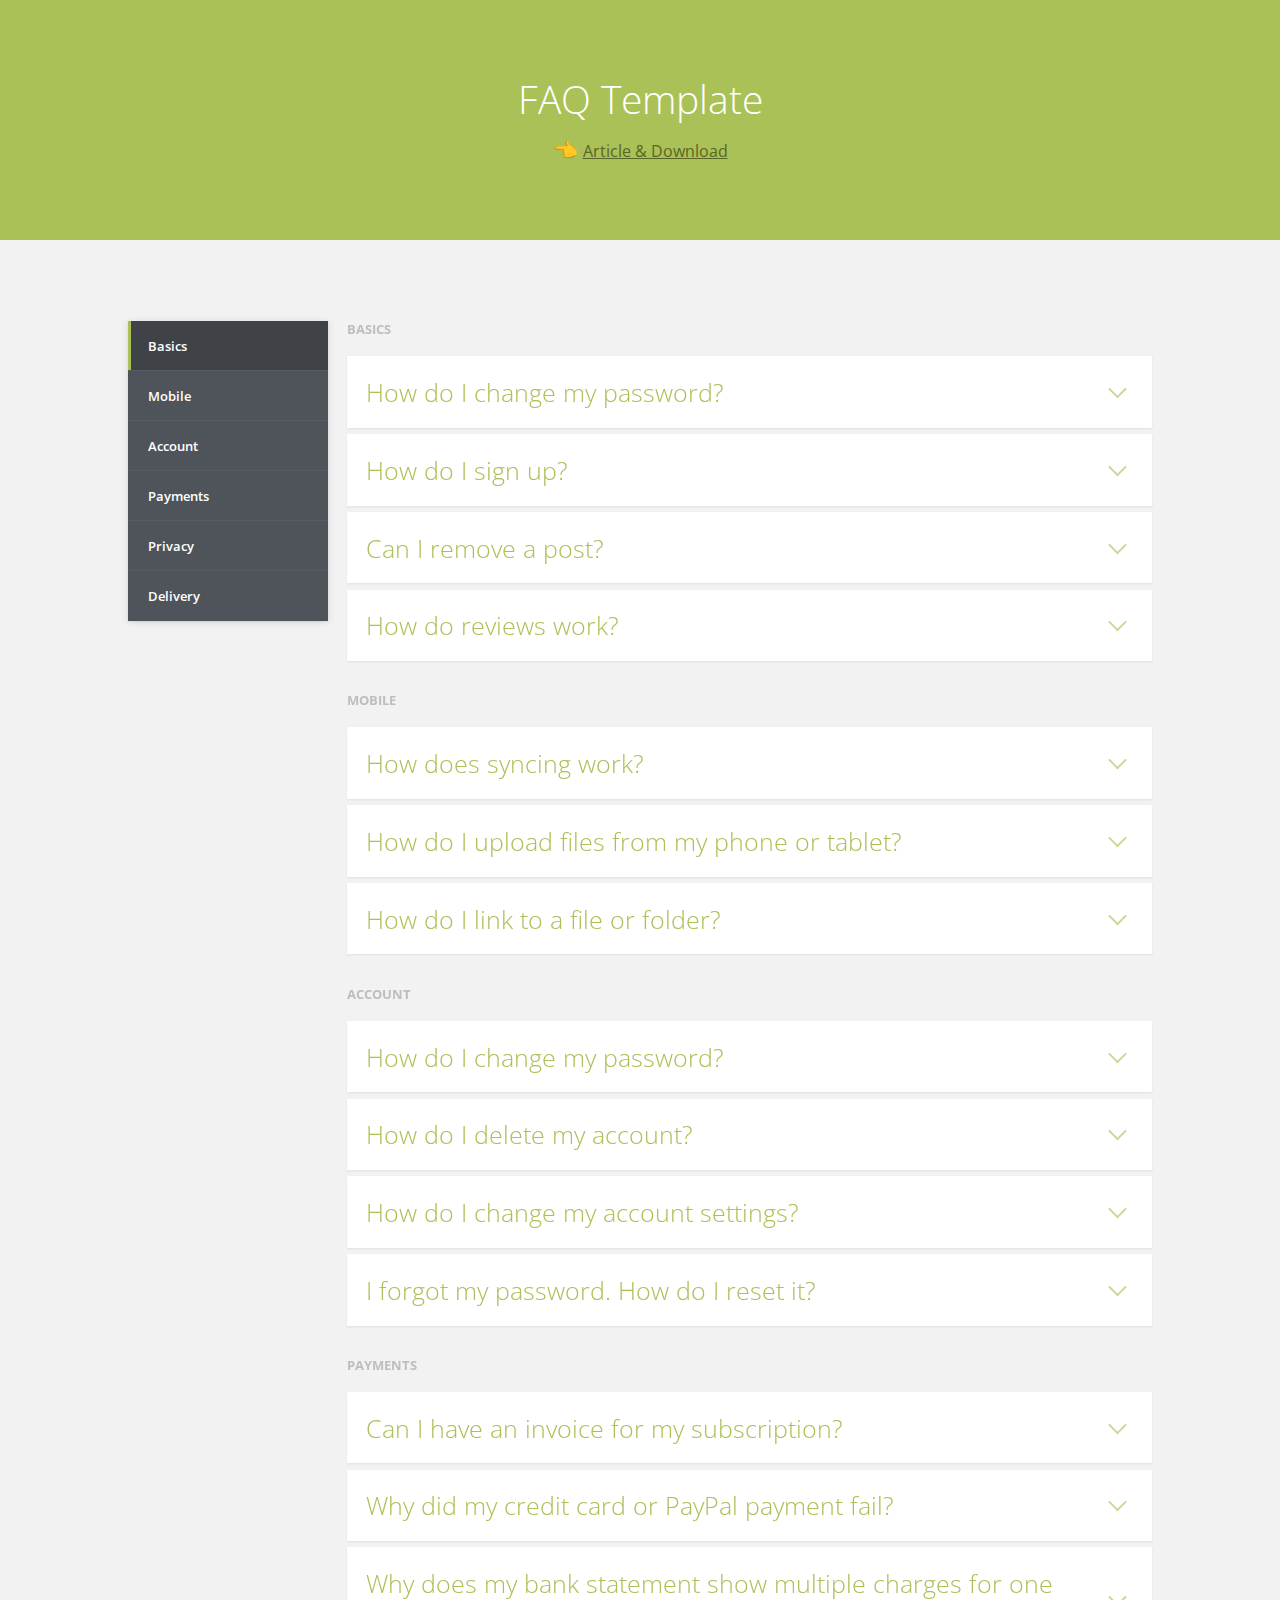
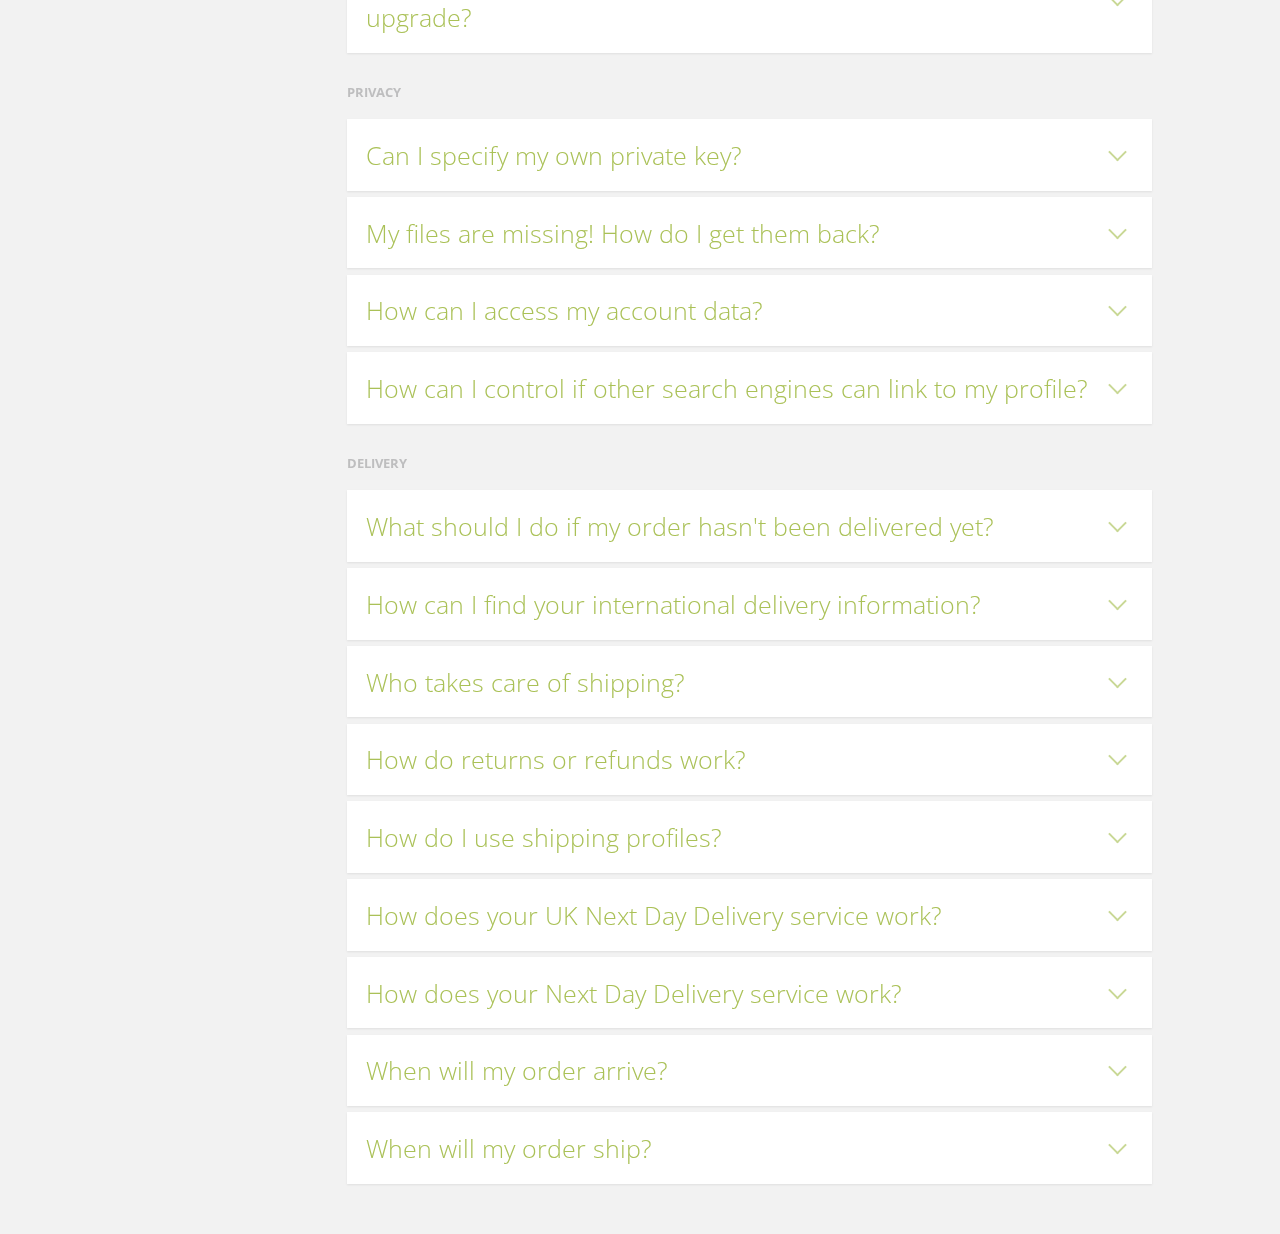
<file: static/plugins/faq-template-master/index.html>
<!doctype html>
<html lang="en">
<head>
  <meta charset="UTF-8">
  <meta name="viewport" content="width=device-width, initial-scale=1">
  <script>document.getElementsByTagName("html")[0].className += " js";</script>
  <link rel="stylesheet" href="assets/css/style.css">
  <title>FAQ Template | CodyHouse</title>
</head>
<body>
<header class="cd-header flex flex-column flex-center">
  <div class="text-component text-center">
    <h1>FAQ Template</h1>
    <p>👈 <a class="cd-article-link" href="https://codyhouse.co/gem/css-faq-template">Article &amp; Download</a></p>
  </div>
</header>

<section class="cd-faq js-cd-faq container max-width-md margin-top-lg margin-bottom-lg">
	<ul class="cd-faq__categories">
		<li><a class="cd-faq__category cd-faq__category-selected truncate" href="#basics">Basics</a></li>
		<li><a class="cd-faq__category truncate" href="#mobile">Mobile</a></li>
		<li><a class="cd-faq__category truncate" href="#account">Account</a></li>
		<li><a class="cd-faq__category truncate" href="#payments">Payments</a></li>
		<li><a class="cd-faq__category truncate" href="#privacy">Privacy</a></li>
		<li><a class="cd-faq__category truncate" href="#delivery">Delivery</a></li>
	</ul> <!-- cd-faq__categories -->

	<div class="cd-faq__items">
		<ul id="basics" class="cd-faq__group">
			<li class="cd-faq__title"><h2>Basics</h2></li>
			<li class="cd-faq__item">
				<a class="cd-faq__trigger" href="#0"><span>How do I change my password?</span></a>
				<div class="cd-faq__content">
          <div class="text-component">
            <p>Lorem ipsum dolor sit amet, consectetur adipisicing elit. Quae quidem blanditiis delectus corporis, possimus officia sint sequi ex tenetur id impedit est pariatur iure animi non a ratione reiciendis nihil sed consequatur atque repellendus fugit perspiciatis rerum et. Dolorum consequuntur fugit deleniti, soluta fuga nobis. Ducimus blanditiis velit sit iste delectus obcaecati debitis omnis, assumenda accusamus cumque perferendis eos aut quidem! Aut, totam rerum, cupiditate quae aperiam voluptas rem inventore quas, ex maxime culpa nam soluta labore at amet nihil laborum? Explicabo numquam, sit fugit, voluptatem autem atque quis quam voluptate fugiat earum rem hic, reprehenderit quaerat tempore at. Aperiam.</p>
          </div>
				</div> <!-- cd-faq__content -->
			</li>

			<li class="cd-faq__item">
				<a class="cd-faq__trigger" href="#0"><span>How do I sign up?</span></a>
				<div class="cd-faq__content">
          <div class="text-component">
            <p>Lorem ipsum dolor sit amet, consectetur adipisicing elit. Quasi cupiditate et laudantium esse adipisci consequatur modi possimus accusantium vero atque excepturi nobis in doloremque repudiandae soluta non minus dolore voluptatem enim reiciendis officia voluptates, fuga ullam? Voluptas reiciendis cumque molestiae unde numquam similique quas doloremque non, perferendis doloribus necessitatibus itaque dolorem quam officia atque perspiciatis dolore laudantium dolor voluptatem eligendi? Aliquam nulla unde voluptatum molestiae, eos fugit ullam, consequuntur, saepe voluptas quaerat deleniti. Repellendus magni sint temporibus, accusantium rem commodi?</p>
          </div>
				</div> <!-- cd-faq__content -->
			</li>

			<li class="cd-faq__item">
				<a class="cd-faq__trigger" href="#0"><span>Can I remove a post?</span></a>
				<div class="cd-faq__content">
          <div class="text-component">
            <p>Lorem ipsum dolor sit amet, consectetur adipisicing elit. Blanditiis provident officiis, reprehenderit numquam. Praesentium veritatis eos tenetur magni debitis inventore fugit, magnam, reiciendis, saepe obcaecati ex vero quaerat distinctio velit.</p>
          </div>
				</div> <!-- cd-faq__content -->
			</li>

			<li class="cd-faq__item">
				<a class="cd-faq__trigger" href="#0"><span>How do reviews work?</span></a>
				<div class="cd-faq__content">
          <div class="text-component">
            <p>Lorem ipsum dolor sit amet, consectetur adipisicing elit. Blanditiis provident officiis, reprehenderit numquam. Praesentium veritatis eos tenetur magni debitis inventore fugit, magnam, reiciendis, saepe obcaecati ex vero quaerat distinctio velit.</p>
          </div>
				</div> <!-- cd-faq__content -->
			</li>
		</ul> <!-- cd-faq__group -->

		<ul id="mobile" class="cd-faq__group">
			<li class="cd-faq__title"><h2>Mobile</h2></li>
			<li class="cd-faq__item">
				<a class="cd-faq__trigger" href="#0"><span>How does syncing work?</span></a>
				<div class="cd-faq__content">
          <div class="text-component">
            <p>Lorem ipsum dolor sit amet, consectetur adipisicing elit. Impedit quidem delectus rerum eligendi mollitia, repudiandae quae beatae. Et repellat quam atque corrupti iusto architecto impedit explicabo repudiandae qui similique aut iure ipsum quis inventore nulla error aliquid alias quia dolorem dolore, odio excepturi veniam odit veritatis. Quo iure magnam, et cum. Laudantium, eaque non? Tempore nihil corporis cumque dolor ipsum accusamus sapiente aliquid quis ea assumenda deserunt praesentium voluptatibus, accusantium a mollitia necessitatibus nostrum voluptatem numquam modi ab, sint rem.</p>
          </div>
				</div> <!-- cd-faq__content -->
			</li>

			<li class="cd-faq__item">
				<a class="cd-faq__trigger" href="#0"><span>How do I upload files from my phone or tablet?</span></a>
				<div class="cd-faq__content">
          <div class="text-component">
            <p>Lorem ipsum dolor sit amet, consectetur adipisicing elit. Nisi tempore, placeat quisquam rerum! Eligendi fugit dolorum tenetur modi fuga nisi rerum, autem officiis quaerat quos. Magni quia, quo quibusdam odio. Error magni aperiam amet architecto adipisci aspernatur! Officia, quaerat magni architecto nostrum magnam fuga nihil, ipsum laboriosam similique voluptatibus facilis nobis? Eius non asperiores, nesciunt suscipit veniam blanditiis veritatis provident possimus iusto voluptas, eveniet architecto quidem quos molestias, aperiam eum reprehenderit dolores ad deserunt eos amet. Vero molestiae commodi unde dolor dicta maxime alias, velit, nesciunt cum dolorem, ipsam soluta sint suscipit maiores mollitia assumenda ducimus aperiam neque enim! Quas culpa dolorum ipsam? Ipsum voluptatibus numquam natus? Eligendi explicabo eos, perferendis voluptatibus hic sed ipsam rerum maiores officia! Beatae, molestias!</p>
          </div>
				</div> <!-- cd-faq__content -->
			</li>

			<li class="cd-faq__item">
				<a class="cd-faq__trigger" href="#0"><span>How do I link to a file or folder?</span></a>
				<div class="cd-faq__content">
          <div class="text-component">
            <p>Lorem ipsum dolor sit amet, consectetur adipisicing elit. Blanditiis provident officiis, reprehenderit numquam. Praesentium veritatis eos tenetur magni debitis inventore fugit, magnam, reiciendis, saepe obcaecati ex vero quaerat distinctio velit.</p>
          </div>
				</div> <!-- cd-faq__content -->
			</li>
		</ul> <!-- cd-faq__group -->

		<ul id="account" class="cd-faq__group">
			<li class="cd-faq__title"><h2>Account</h2></li>
			<li class="cd-faq__item">
				<a class="cd-faq__trigger" href="#0"><span>How do I change my password?</span></a>
				<div class="cd-faq__content">
          <div class="text-component">
            <p>Lorem ipsum dolor sit amet, consectetur adipisicing elit. Perferendis earum autem consectetur labore eius tenetur esse, in temporibus sequi cum voluptatem vitae repellat nostrum odio perspiciatis dolores recusandae necessitatibus, unde, deserunt voluptas possimus veniam magni soluta deleniti! Architecto, quidem, totam. Fugit minus odit unde ea cupiditate ab aperiam sed dolore facere nihil laboriosam dolorum repellat deleniti aliquam fugiat laudantium delectus sint iure odio, necessitatibus rem quisquam! Ipsum praesentium quam nisi sint, impedit sapiente facilis laudantium mollitia quae fugiat similique. Dolor maiores aliquid incidunt commodi doloremque rem! Quaerat, debitis voluptatem vero qui enim, sunt reiciendis tempore inventore maxime quasi fugiat accusamus beatae modi voluptates iste officia esse soluta tempora labore quisquam fuga, cum. Sint nemo iste nulla accusamus quam qui quos, vero, minus id. Eius mollitia consequatur fugit nam consequuntur nesciunt illo id quis reprehenderit obcaecati voluptates corrupti, minus! Possimus, perspiciatis!</p>
          </div>
				</div> <!-- cd-faq__content -->
			</li>

			<li class="cd-faq__item">
				<a class="cd-faq__trigger" href="#0"><span>How do I delete my account?</span></a>
				<div class="cd-faq__content">
          <div class="text-component">
            <p>Lorem ipsum dolor sit amet, consectetur adipisicing elit. Illo tempore soluta, minus magnam non blanditiis dolore, in nam voluptas nobis minima deserunt deleniti id animi amet, suscipit consequuntur corporis nihil laborum facere temporibus. Qui inventore, doloribus facilis, provident soluta voluptas excepturi perspiciatis fugiat odit vero! Optio assumenda animi at! Assumenda doloremque nemo est sequi eaque, ipsum id, labore rem nisi, amet similique vel autem dolore totam facilis deserunt. Mollitia non ut libero unde accusamus praesentium sint maiores, illo, nemo aliquid?</p>
          </div>
				</div> <!-- cd-faq__content -->
			</li>

			<li class="cd-faq__item">
				<a class="cd-faq__trigger" href="#0"><span>How do I change my account settings?</span></a>
				<div class="cd-faq__content">
          <div class="text-component">
            <p>Lorem ipsum dolor sit amet, consectetur adipisicing elit. Blanditiis provident officiis, reprehenderit numquam. Praesentium veritatis eos tenetur magni debitis inventore fugit, magnam, reiciendis, saepe obcaecati ex vero quaerat distinctio velit.</p>
          </div>
				</div> <!-- cd-faq__content -->
			</li>

			<li class="cd-faq__item">
				<a class="cd-faq__trigger" href="#0"><span>I forgot my password. How do I reset it?</span></a>
				<div class="cd-faq__content">
          <div class="text-component">
            <p>Lorem ipsum dolor sit amet, consectetur adipisicing elit. Ipsum at aspernatur iure facere ab a corporis mollitia molestiae quod omnis minima, est labore quidem nobis accusantium ad totam sunt doloremque laudantium impedit similique iste quasi cum! Libero fugit at praesentium vero. Maiores non consequuntur rerum, nemo a qui repellat quibusdam architecto voluptatem? Sequi, possimus, cupiditate autem soluta ipsa rerum officiis cum libero delectus explicabo facilis, odit ullam aperiam reprehenderit! Vero ad non harum veritatis tempore beatae possimus, ex odio quo.</p>
          </div>
				</div> <!-- cd-faq__content -->
			</li>
		</ul> <!-- cd-faq__group -->

		<ul id="payments" class="cd-faq__group">
			<li class="cd-faq__title"><h2>Payments</h2></li>
			<li class="cd-faq__item">
				<a class="cd-faq__trigger" href="#0"><span>Can I have an invoice for my subscription?</span></a>
				<div class="cd-faq__content">
          <div class="text-component">
            <p>Lorem ipsum dolor sit amet, consectetur adipisicing elit. Impedit quidem delectus rerum eligendi mollitia, repudiandae quae beatae. Et repellat quam atque corrupti iusto architecto impedit explicabo repudiandae qui similique aut iure ipsum quis inventore nulla error aliquid alias quia dolorem dolore, odio excepturi veniam odit veritatis. Quo iure magnam, et cum. Laudantium, eaque non? Tempore nihil corporis cumque dolor ipsum accusamus sapiente aliquid quis ea assumenda deserunt praesentium voluptatibus, accusantium a mollitia necessitatibus nostrum voluptatem numquam modi ab, sint rem.</p>
          </div>
				</div> <!-- cd-faq__content -->
			</li>

			<li class="cd-faq__item">
				<a class="cd-faq__trigger" href="#0"><span>Why did my credit card or PayPal payment fail?</span></a>
				<div class="cd-faq__content">
          <div class="text-component">
            <p>Lorem ipsum dolor sit amet, consectetur adipisicing elit. Tenetur accusantium dolorem vel, ad, nostrum natus eos, nemo placeat quos nisi architecto rem dolorum amet consectetur molestiae reprehenderit cum harum commodi beatae necessitatibus. Mollitia a nostrum enim earum minima doloribus illum autem, provident vero et, aspernatur quae sunt illo dolorem. Corporis blanditiis, unde, neque, adipisci debitis quas ullam accusantium repudiandae eum nostrum quis! Velit esse harum qui, modi ratione debitis alias laboriosam minus eaque, quod, itaque labore illo totam aut quia fuga nemo. Perferendis ipsa laborum atque assumenda tempore aspernatur a eos harum non id commodi excepturi quaerat ullam, explicabo, incidunt ipsam, accusantium quo magni ut! Ratione, magnam. Delectus nesciunt impedit praesentium sed, aliquam architecto dolores quae, distinctio consectetur obcaecati esse, consequuntur vel sit quis blanditiis possimus dolorum. Eaque architecto doloremque aliquid quae cumque, vitae perferendis enim, iure fugiat, soluta aut!</p>
          </div>
				</div> <!-- cd-faq__content -->
			</li>

			<li class="cd-faq__item">
				<a class="cd-faq__trigger" href="#0"><span>Why does my bank statement show multiple charges for one upgrade?</span></a>
				<div class="cd-faq__content">
          <div class="text-component">
            <p>Lorem ipsum dolor sit amet, consectetur adipisicing elit. Blanditiis provident officiis, reprehenderit numquam. Praesentium veritatis eos tenetur magni debitis inventore fugit, magnam, reiciendis, saepe obcaecati ex vero quaerat distinctio velit.</p>
          </div>
				</div> <!-- cd-faq__content -->
			</li>
		</ul> <!-- cd-faq__group -->

		<ul id="privacy" class="cd-faq__group">
			<li class="cd-faq__title"><h2>Privacy</h2></li>
			<li class="cd-faq__item">
				<a class="cd-faq__trigger" href="#0"><span>Can I specify my own private key?</span></a>
				<div class="cd-faq__content">
          <div class="text-component">
            <p>Lorem ipsum dolor sit amet, consectetur adipisicing elit. Impedit quidem delectus rerum eligendi mollitia, repudiandae quae beatae. Et repellat quam atque corrupti iusto architecto impedit explicabo repudiandae qui similique aut iure ipsum quis inventore nulla error aliquid alias quia dolorem dolore, odio excepturi veniam odit veritatis. Quo iure magnam, et cum. Laudantium, eaque non? Tempore nihil corporis cumque dolor ipsum accusamus sapiente aliquid quis ea assumenda deserunt praesentium voluptatibus, accusantium a mollitia necessitatibus nostrum voluptatem numquam modi ab, sint rem.</p>
          </div>
				</div> <!-- cd-faq__content -->
			</li>

			<li class="cd-faq__item">
				<a class="cd-faq__trigger" href="#0"><span>My files are missing! How do I get them back?</span></a>
				<div class="cd-faq__content">
          <div class="text-component">
            <p>Lorem ipsum dolor sit amet, consectetur adipisicing elit. Blanditiis provident officiis, reprehenderit numquam. Praesentium veritatis eos tenetur magni debitis inventore fugit, magnam, reiciendis, saepe obcaecati ex vero quaerat distinctio velit.</p>
          </div>
				</div> <!-- cd-faq__content -->
			</li>

			<li class="cd-faq__item">
				<a class="cd-faq__trigger" href="#0"><span>How can I access my account data?</span></a>
				<div class="cd-faq__content">
          <div class="text-component">
            <p>Lorem ipsum dolor sit amet, consectetur adipisicing elit. Possimus magni vero deserunt enim et quia in aliquam, rem tempore voluptas illo nisi veritatis quas quod placeat ipsa! Error qui harum accusamus incidunt at libero ipsum, suscipit dolorum esse explicabo in eius voluptates quidem voluptatem inventore amet eaque deserunt veniam dignissimos excepturi? Dolore, quo amet nostrum autem nemo. Sit nam assumenda, corporis ea sunt distinctio nostrum doloribus alias, beatae nesciunt dolore saepe consequuntur minima eveniet porro dolor officiis maiores ab obcaecati officia enim aliquam. Itaque fuga molestiae hic accusantium atque corporis quia id sequi enim vero? Hic aperiam sint facilis aliquam quia, accusamus tenetur earum totam enim est, error. Iusto, reiciendis necessitatibus molestias. Voluptatibus eos explicabo repellat nesciunt nam vero minima.</p>
          </div>
				</div> <!-- cd-faq__content -->
			</li>

			<li class="cd-faq__item">
				<a class="cd-faq__trigger" href="#0"><span>How can I control if other search engines can link to my profile?</span></a>
				<div class="cd-faq__content">
          <div class="text-component">
            <p>Lorem ipsum dolor sit amet, consectetur adipisicing elit. Blanditiis provident officiis, reprehenderit numquam. Praesentium veritatis eos tenetur magni debitis inventore fugit, magnam, reiciendis, saepe obcaecati ex vero quaerat distinctio velit.</p>
          </div>
				</div> <!-- cd-faq__content -->
			</li>
		</ul> <!-- cd-faq__group -->

		<ul id="delivery" class="cd-faq__group">
			<li class="cd-faq__title"><h2>Delivery</h2></li>
			<li class="cd-faq__item">
				<a class="cd-faq__trigger" href="#0"><span>What should I do if my order hasn't been delivered yet?</span></a>
				<div class="cd-faq__content">
          <div class="text-component">
            <p>Lorem ipsum dolor sit amet, consectetur adipisicing elit. Impedit quidem delectus rerum eligendi mollitia, repudiandae quae beatae. Et repellat quam atque corrupti iusto architecto impedit explicabo repudiandae qui similique aut iure ipsum quis inventore nulla error aliquid alias quia dolorem dolore, odio excepturi veniam odit veritatis. Quo iure magnam, et cum. Laudantium, eaque non? Tempore nihil corporis cumque dolor ipsum accusamus sapiente aliquid quis ea assumenda deserunt praesentium voluptatibus, accusantium a mollitia necessitatibus nostrum voluptatem numquam modi ab, sint rem.</p>
          </div>
				</div> <!-- cd-faq__content -->
			</li>

			<li class="cd-faq__item">
				<a class="cd-faq__trigger" href="#0"><span>How can I find your international delivery information?</span></a>
				<div class="cd-faq__content">
          <div class="text-component">
            <p>Lorem ipsum dolor sit amet, consectetur adipisicing elit. Blanditiis provident officiis, reprehenderit numquam. Praesentium veritatis eos tenetur magni debitis inventore fugit, magnam, reiciendis, saepe obcaecati ex vero quaerat distinctio velit.</p>
          </div>
				</div> <!-- cd-faq__content -->
			</li>

			<li class="cd-faq__item">
				<a class="cd-faq__trigger" href="#0"><span>Who takes care of shipping?</span></a>
				<div class="cd-faq__content">
          <div class="text-component">
            <p>Lorem ipsum dolor sit amet, consectetur adipisicing elit. Blanditiis provident officiis, reprehenderit numquam. Praesentium veritatis eos tenetur magni debitis inventore fugit, magnam, reiciendis, saepe obcaecati ex vero quaerat distinctio velit.</p>
          </div>
				</div> <!-- cd-faq__content -->
			</li>

			<li class="cd-faq__item">
				<a class="cd-faq__trigger" href="#0"><span>How do returns or refunds work?</span></a>
				<div class="cd-faq__content">
          <div class="text-component">
            <p>Lorem ipsum dolor sit amet, consectetur adipisicing elit. Impedit quidem delectus rerum eligendi mollitia, repudiandae quae beatae. Et repellat quam atque corrupti iusto architecto impedit explicabo repudiandae qui similique aut iure ipsum quis inventore nulla error aliquid alias quia dolorem dolore, odio excepturi veniam odit veritatis. Quo iure magnam, et cum. Laudantium, eaque non? Tempore nihil corporis cumque dolor ipsum accusamus sapiente aliquid quis ea assumenda deserunt praesentium voluptatibus, accusantium a mollitia necessitatibus nostrum voluptatem numquam modi ab, sint rem.</p>
          </div>
				</div> <!-- cd-faq__content -->
			</li>

			<li class="cd-faq__item">
				<a class="cd-faq__trigger" href="#0"><span>How do I use shipping profiles?</span></a>
				<div class="cd-faq__content">
          <div class="text-component">
            <p>Lorem ipsum dolor sit amet, consectetur adipisicing elit. Blanditiis provident officiis, reprehenderit numquam. Praesentium veritatis eos tenetur magni debitis inventore fugit, magnam, reiciendis, saepe obcaecati ex vero quaerat distinctio velit.</p>
          </div>
				</div> <!-- cd-faq__content -->
			</li>

			<li class="cd-faq__item">
				<a class="cd-faq__trigger" href="#0"><span>How does your UK Next Day Delivery service work?</span></a>
				<div class="cd-faq__content">
          <div class="text-component">
            <p>Lorem ipsum dolor sit amet, consectetur adipisicing elit. Blanditiis provident officiis, reprehenderit numquam. Praesentium veritatis eos tenetur magni debitis inventore fugit, magnam, reiciendis, saepe obcaecati ex vero quaerat distinctio velit.</p>
          </div>
				</div> <!-- cd-faq__content -->
			</li>

			<li class="cd-faq__item">
				<a class="cd-faq__trigger" href="#0"><span>How does your Next Day Delivery service work?</span></a>
				<div class="cd-faq__content">
          <div class="text-component">
            <p>Lorem ipsum dolor sit amet, consectetur adipisicing elit. Blanditiis provident officiis, reprehenderit numquam. Praesentium veritatis eos tenetur magni debitis inventore fugit, magnam, reiciendis, saepe obcaecati ex vero quaerat distinctio velit.</p>
          </div>
				</div> <!-- cd-faq__content -->
			</li>

			<li class="cd-faq__item">
				<a class="cd-faq__trigger" href="#0"><span>When will my order arrive?</span></a>
				<div class="cd-faq__content">
          <div class="text-component">
            <p>Lorem ipsum dolor sit amet, consectetur adipisicing elit. Blanditiis provident officiis, reprehenderit numquam. Praesentium veritatis eos tenetur magni debitis inventore fugit, magnam, reiciendis, saepe obcaecati ex vero quaerat distinctio velit.</p>
          </div>
				</div> <!-- cd-faq__content -->
			</li>

			<li class="cd-faq__item">
				<a class="cd-faq__trigger" href="#0"><span>When will my order ship?</span></a>
				<div class="cd-faq__content">
          <div class="text-component">
            <p>Lorem ipsum dolor sit amet, consectetur adipisicing elit. Blanditiis provident officiis, reprehenderit numquam. Praesentium veritatis eos tenetur magni debitis inventore fugit, magnam, reiciendis, saepe obcaecati ex vero quaerat distinctio velit.</p>
          </div>
				</div> <!-- cd-faq__content -->
			</li>
		</ul> <!-- cd-faq__group -->
	</div> <!-- cd-faq__items -->

	<a href="#0" class="cd-faq__close-panel text-replace">Close</a>
  
  <div class="cd-faq__overlay" aria-hidden="true"></div>
</section> <!-- cd-faq -->
<script src="assets/js/util.js"></script> <!-- util functions included in the CodyHouse framework -->
<script src="assets/js/main.js"></script> 
</body>
</html>
</file>
<file: static/plugins/faq-template-master/assets/css/style.css>
@import url("https://fonts.googleapis.com/css?family=Open+Sans:400,300,600,700");*,*::after,*::before{box-sizing:inherit}*{font:inherit}html,body,div,span,applet,object,iframe,h1,h2,h3,h4,h5,h6,p,blockquote,pre,a,abbr,acronym,address,big,cite,code,del,dfn,em,img,ins,kbd,q,s,samp,small,strike,strong,sub,sup,tt,var,b,u,i,center,dl,dt,dd,ol,ul,li,fieldset,form,label,legend,table,caption,tbody,tfoot,thead,tr,th,td,article,aside,canvas,details,embed,figure,figcaption,footer,header,hgroup,menu,nav,output,ruby,section,summary,time,mark,audio,video,hr{margin:0;padding:0;border:0}html{box-sizing:border-box}body{background-color:hsl(0, 0%, 100%);background-color:var(--color-bg, white)}article,aside,details,figcaption,figure,footer,header,hgroup,menu,nav,section,main,form legend{display:block}ol,ul{list-style:none}blockquote,q{quotes:none}button,input,textarea,select{margin:0}.btn,.form-control,.link,.reset{background-color:transparent;padding:0;border:0;border-radius:0;color:inherit;line-height:inherit;-webkit-appearance:none;-moz-appearance:none;appearance:none}select.form-control::-ms-expand{display:none}textarea{resize:vertical;overflow:auto;vertical-align:top}input::-ms-clear{display:none}table{border-collapse:collapse;border-spacing:0}img,video,svg{max-width:100%}[data-theme]{background-color:hsl(0, 0%, 100%);background-color:var(--color-bg, #fff);color:hsl(240, 4%, 20%);color:var(--color-contrast-high, #313135)}:root{--space-unit:  1em;--space-xxxxs: calc(0.125*var(--space-unit));--space-xxxs:  calc(0.25*var(--space-unit));--space-xxs:   calc(0.375*var(--space-unit));--space-xs:    calc(0.5*var(--space-unit));--space-sm:    calc(0.75*var(--space-unit));--space-md:    calc(1.25*var(--space-unit));--space-lg:    calc(2*var(--space-unit));--space-xl:    calc(3.25*var(--space-unit));--space-xxl:   calc(5.25*var(--space-unit));--space-xxxl:  calc(8.5*var(--space-unit));--space-xxxxl: calc(13.75*var(--space-unit));--component-padding: var(--space-md)}:root{--max-width-xxs: 32rem;--max-width-xs:  38rem;--max-width-sm:  48rem;--max-width-md:  64rem;--max-width-lg:  80rem;--max-width-xl:  90rem;--max-width-xxl: 120rem}.container{width:calc(100% - 1.25em);width:calc(100% - 2*var(--component-padding));margin-left:auto;margin-right:auto}.max-width-xxs{max-width:32rem;max-width:var(--max-width-xxs)}.max-width-xs{max-width:38rem;max-width:var(--max-width-xs)}.max-width-sm{max-width:48rem;max-width:var(--max-width-sm)}.max-width-md{max-width:64rem;max-width:var(--max-width-md)}.max-width-lg{max-width:80rem;max-width:var(--max-width-lg)}.max-width-xl{max-width:90rem;max-width:var(--max-width-xl)}.max-width-xxl{max-width:120rem;max-width:var(--max-width-xxl)}.max-width-adaptive-sm{max-width:38rem;max-width:var(--max-width-xs)}@media (min-width: 64rem){.max-width-adaptive-sm{max-width:48rem;max-width:var(--max-width-sm)}}.max-width-adaptive-md{max-width:38rem;max-width:var(--max-width-xs)}@media (min-width: 64rem){.max-width-adaptive-md{max-width:64rem;max-width:var(--max-width-md)}}.max-width-adaptive,.max-width-adaptive-lg{max-width:38rem;max-width:var(--max-width-xs)}@media (min-width: 64rem){.max-width-adaptive,.max-width-adaptive-lg{max-width:64rem;max-width:var(--max-width-md)}}@media (min-width: 90rem){.max-width-adaptive,.max-width-adaptive-lg{max-width:80rem;max-width:var(--max-width-lg)}}.max-width-adaptive-xl{max-width:38rem;max-width:var(--max-width-xs)}@media (min-width: 64rem){.max-width-adaptive-xl{max-width:64rem;max-width:var(--max-width-md)}}@media (min-width: 90rem){.max-width-adaptive-xl{max-width:90rem;max-width:var(--max-width-xl)}}.grid{--grid-gap: 0px;display:-ms-flexbox;display:flex;-ms-flex-wrap:wrap;flex-wrap:wrap}.grid>*{-ms-flex-preferred-size:100%;flex-basis:100%}[class*="grid-gap"]{margin-bottom:1em * -1;margin-bottom:calc(var(--grid-gap, 1em)*-1);margin-right:1em * -1;margin-right:calc(var(--grid-gap, 1em)*-1)}[class*="grid-gap"]>*{margin-bottom:1em;margin-bottom:var(--grid-gap, 1em);margin-right:1em;margin-right:var(--grid-gap, 1em)}.grid-gap-xxxxs{--grid-gap: var(--space-xxxxs)}.grid-gap-xxxs{--grid-gap: var(--space-xxxs)}.grid-gap-xxs{--grid-gap: var(--space-xxs)}.grid-gap-xs{--grid-gap: var(--space-xs)}.grid-gap-sm{--grid-gap: var(--space-sm)}.grid-gap-md{--grid-gap: var(--space-md)}.grid-gap-lg{--grid-gap: var(--space-lg)}.grid-gap-xl{--grid-gap: var(--space-xl)}.grid-gap-xxl{--grid-gap: var(--space-xxl)}.grid-gap-xxxl{--grid-gap: var(--space-xxxl)}.grid-gap-xxxxl{--grid-gap: var(--space-xxxxl)}.col{-ms-flex-positive:1;flex-grow:1;-ms-flex-preferred-size:0;flex-basis:0;max-width:100%}.col-1{-ms-flex-preferred-size:calc(8.33% - 0.01px - 1em);-ms-flex-preferred-size:calc(8.33% - 0.01px - var(--grid-gap, 1em));flex-basis:calc(8.33% - 0.01px - 1em);flex-basis:calc(8.33% - 0.01px - var(--grid-gap, 1em));max-width:calc(8.33% - 0.01px - 1em);max-width:calc(8.33% - 0.01px - var(--grid-gap, 1em))}.col-2{-ms-flex-preferred-size:calc(16.66% - 0.01px - 1em);-ms-flex-preferred-size:calc(16.66% - 0.01px - var(--grid-gap, 1em));flex-basis:calc(16.66% - 0.01px - 1em);flex-basis:calc(16.66% - 0.01px - var(--grid-gap, 1em));max-width:calc(16.66% - 0.01px - 1em);max-width:calc(16.66% - 0.01px - var(--grid-gap, 1em))}.col-3{-ms-flex-preferred-size:calc(25% - 0.01px - 1em);-ms-flex-preferred-size:calc(25% - 0.01px - var(--grid-gap, 1em));flex-basis:calc(25% - 0.01px - 1em);flex-basis:calc(25% - 0.01px - var(--grid-gap, 1em));max-width:calc(25% - 0.01px - 1em);max-width:calc(25% - 0.01px - var(--grid-gap, 1em))}.col-4{-ms-flex-preferred-size:calc(33.33% - 0.01px - 1em);-ms-flex-preferred-size:calc(33.33% - 0.01px - var(--grid-gap, 1em));flex-basis:calc(33.33% - 0.01px - 1em);flex-basis:calc(33.33% - 0.01px - var(--grid-gap, 1em));max-width:calc(33.33% - 0.01px - 1em);max-width:calc(33.33% - 0.01px - var(--grid-gap, 1em))}.col-5{-ms-flex-preferred-size:calc(41.66% - 0.01px - 1em);-ms-flex-preferred-size:calc(41.66% - 0.01px - var(--grid-gap, 1em));flex-basis:calc(41.66% - 0.01px - 1em);flex-basis:calc(41.66% - 0.01px - var(--grid-gap, 1em));max-width:calc(41.66% - 0.01px - 1em);max-width:calc(41.66% - 0.01px - var(--grid-gap, 1em))}.col-6{-ms-flex-preferred-size:calc(50% - 0.01px - 1em);-ms-flex-preferred-size:calc(50% - 0.01px - var(--grid-gap, 1em));flex-basis:calc(50% - 0.01px - 1em);flex-basis:calc(50% - 0.01px - var(--grid-gap, 1em));max-width:calc(50% - 0.01px - 1em);max-width:calc(50% - 0.01px - var(--grid-gap, 1em))}.col-7{-ms-flex-preferred-size:calc(58.33% - 0.01px - 1em);-ms-flex-preferred-size:calc(58.33% - 0.01px - var(--grid-gap, 1em));flex-basis:calc(58.33% - 0.01px - 1em);flex-basis:calc(58.33% - 0.01px - var(--grid-gap, 1em));max-width:calc(58.33% - 0.01px - 1em);max-width:calc(58.33% - 0.01px - var(--grid-gap, 1em))}.col-8{-ms-flex-preferred-size:calc(66.66% - 0.01px - 1em);-ms-flex-preferred-size:calc(66.66% - 0.01px - var(--grid-gap, 1em));flex-basis:calc(66.66% - 0.01px - 1em);flex-basis:calc(66.66% - 0.01px - var(--grid-gap, 1em));max-width:calc(66.66% - 0.01px - 1em);max-width:calc(66.66% - 0.01px - var(--grid-gap, 1em))}.col-9{-ms-flex-preferred-size:calc(75% - 0.01px - 1em);-ms-flex-preferred-size:calc(75% - 0.01px - var(--grid-gap, 1em));flex-basis:calc(75% - 0.01px - 1em);flex-basis:calc(75% - 0.01px - var(--grid-gap, 1em));max-width:calc(75% - 0.01px - 1em);max-width:calc(75% - 0.01px - var(--grid-gap, 1em))}.col-10{-ms-flex-preferred-size:calc(83.33% - 0.01px - 1em);-ms-flex-preferred-size:calc(83.33% - 0.01px - var(--grid-gap, 1em));flex-basis:calc(83.33% - 0.01px - 1em);flex-basis:calc(83.33% - 0.01px - var(--grid-gap, 1em));max-width:calc(83.33% - 0.01px - 1em);max-width:calc(83.33% - 0.01px - var(--grid-gap, 1em))}.col-11{-ms-flex-preferred-size:calc(91.66% - 0.01px - 1em);-ms-flex-preferred-size:calc(91.66% - 0.01px - var(--grid-gap, 1em));flex-basis:calc(91.66% - 0.01px - 1em);flex-basis:calc(91.66% - 0.01px - var(--grid-gap, 1em));max-width:calc(91.66% - 0.01px - 1em);max-width:calc(91.66% - 0.01px - var(--grid-gap, 1em))}.col-12{-ms-flex-preferred-size:calc(100% - 0.01px - 1em);-ms-flex-preferred-size:calc(100% - 0.01px - var(--grid-gap, 1em));flex-basis:calc(100% - 0.01px - 1em);flex-basis:calc(100% - 0.01px - var(--grid-gap, 1em));max-width:calc(100% - 0.01px - 1em);max-width:calc(100% - 0.01px - var(--grid-gap, 1em))}@media (min-width: 32rem){.col\@xs{-ms-flex-positive:1;flex-grow:1;-ms-flex-preferred-size:0;flex-basis:0;max-width:100%}.col-1\@xs{-ms-flex-preferred-size:calc(8.33% - 0.01px - 1em);-ms-flex-preferred-size:calc(8.33% - 0.01px - var(--grid-gap, 1em));flex-basis:calc(8.33% - 0.01px - 1em);flex-basis:calc(8.33% - 0.01px - var(--grid-gap, 1em));max-width:calc(8.33% - 0.01px - 1em);max-width:calc(8.33% - 0.01px - var(--grid-gap, 1em))}.col-2\@xs{-ms-flex-preferred-size:calc(16.66% - 0.01px - 1em);-ms-flex-preferred-size:calc(16.66% - 0.01px - var(--grid-gap, 1em));flex-basis:calc(16.66% - 0.01px - 1em);flex-basis:calc(16.66% - 0.01px - var(--grid-gap, 1em));max-width:calc(16.66% - 0.01px - 1em);max-width:calc(16.66% - 0.01px - var(--grid-gap, 1em))}.col-3\@xs{-ms-flex-preferred-size:calc(25% - 0.01px - 1em);-ms-flex-preferred-size:calc(25% - 0.01px - var(--grid-gap, 1em));flex-basis:calc(25% - 0.01px - 1em);flex-basis:calc(25% - 0.01px - var(--grid-gap, 1em));max-width:calc(25% - 0.01px - 1em);max-width:calc(25% - 0.01px - var(--grid-gap, 1em))}.col-4\@xs{-ms-flex-preferred-size:calc(33.33% - 0.01px - 1em);-ms-flex-preferred-size:calc(33.33% - 0.01px - var(--grid-gap, 1em));flex-basis:calc(33.33% - 0.01px - 1em);flex-basis:calc(33.33% - 0.01px - var(--grid-gap, 1em));max-width:calc(33.33% - 0.01px - 1em);max-width:calc(33.33% - 0.01px - var(--grid-gap, 1em))}.col-5\@xs{-ms-flex-preferred-size:calc(41.66% - 0.01px - 1em);-ms-flex-preferred-size:calc(41.66% - 0.01px - var(--grid-gap, 1em));flex-basis:calc(41.66% - 0.01px - 1em);flex-basis:calc(41.66% - 0.01px - var(--grid-gap, 1em));max-width:calc(41.66% - 0.01px - 1em);max-width:calc(41.66% - 0.01px - var(--grid-gap, 1em))}.col-6\@xs{-ms-flex-preferred-size:calc(50% - 0.01px - 1em);-ms-flex-preferred-size:calc(50% - 0.01px - var(--grid-gap, 1em));flex-basis:calc(50% - 0.01px - 1em);flex-basis:calc(50% - 0.01px - var(--grid-gap, 1em));max-width:calc(50% - 0.01px - 1em);max-width:calc(50% - 0.01px - var(--grid-gap, 1em))}.col-7\@xs{-ms-flex-preferred-size:calc(58.33% - 0.01px - 1em);-ms-flex-preferred-size:calc(58.33% - 0.01px - var(--grid-gap, 1em));flex-basis:calc(58.33% - 0.01px - 1em);flex-basis:calc(58.33% - 0.01px - var(--grid-gap, 1em));max-width:calc(58.33% - 0.01px - 1em);max-width:calc(58.33% - 0.01px - var(--grid-gap, 1em))}.col-8\@xs{-ms-flex-preferred-size:calc(66.66% - 0.01px - 1em);-ms-flex-preferred-size:calc(66.66% - 0.01px - var(--grid-gap, 1em));flex-basis:calc(66.66% - 0.01px - 1em);flex-basis:calc(66.66% - 0.01px - var(--grid-gap, 1em));max-width:calc(66.66% - 0.01px - 1em);max-width:calc(66.66% - 0.01px - var(--grid-gap, 1em))}.col-9\@xs{-ms-flex-preferred-size:calc(75% - 0.01px - 1em);-ms-flex-preferred-size:calc(75% - 0.01px - var(--grid-gap, 1em));flex-basis:calc(75% - 0.01px - 1em);flex-basis:calc(75% - 0.01px - var(--grid-gap, 1em));max-width:calc(75% - 0.01px - 1em);max-width:calc(75% - 0.01px - var(--grid-gap, 1em))}.col-10\@xs{-ms-flex-preferred-size:calc(83.33% - 0.01px - 1em);-ms-flex-preferred-size:calc(83.33% - 0.01px - var(--grid-gap, 1em));flex-basis:calc(83.33% - 0.01px - 1em);flex-basis:calc(83.33% - 0.01px - var(--grid-gap, 1em));max-width:calc(83.33% - 0.01px - 1em);max-width:calc(83.33% - 0.01px - var(--grid-gap, 1em))}.col-11\@xs{-ms-flex-preferred-size:calc(91.66% - 0.01px - 1em);-ms-flex-preferred-size:calc(91.66% - 0.01px - var(--grid-gap, 1em));flex-basis:calc(91.66% - 0.01px - 1em);flex-basis:calc(91.66% - 0.01px - var(--grid-gap, 1em));max-width:calc(91.66% - 0.01px - 1em);max-width:calc(91.66% - 0.01px - var(--grid-gap, 1em))}.col-12\@xs{-ms-flex-preferred-size:calc(100% - 0.01px - 1em);-ms-flex-preferred-size:calc(100% - 0.01px - var(--grid-gap, 1em));flex-basis:calc(100% - 0.01px - 1em);flex-basis:calc(100% - 0.01px - var(--grid-gap, 1em));max-width:calc(100% - 0.01px - 1em);max-width:calc(100% - 0.01px - var(--grid-gap, 1em))}}@media (min-width: 48rem){.col\@sm{-ms-flex-positive:1;flex-grow:1;-ms-flex-preferred-size:0;flex-basis:0;max-width:100%}.col-1\@sm{-ms-flex-preferred-size:calc(8.33% - 0.01px - 1em);-ms-flex-preferred-size:calc(8.33% - 0.01px - var(--grid-gap, 1em));flex-basis:calc(8.33% - 0.01px - 1em);flex-basis:calc(8.33% - 0.01px - var(--grid-gap, 1em));max-width:calc(8.33% - 0.01px - 1em);max-width:calc(8.33% - 0.01px - var(--grid-gap, 1em))}.col-2\@sm{-ms-flex-preferred-size:calc(16.66% - 0.01px - 1em);-ms-flex-preferred-size:calc(16.66% - 0.01px - var(--grid-gap, 1em));flex-basis:calc(16.66% - 0.01px - 1em);flex-basis:calc(16.66% - 0.01px - var(--grid-gap, 1em));max-width:calc(16.66% - 0.01px - 1em);max-width:calc(16.66% - 0.01px - var(--grid-gap, 1em))}.col-3\@sm{-ms-flex-preferred-size:calc(25% - 0.01px - 1em);-ms-flex-preferred-size:calc(25% - 0.01px - var(--grid-gap, 1em));flex-basis:calc(25% - 0.01px - 1em);flex-basis:calc(25% - 0.01px - var(--grid-gap, 1em));max-width:calc(25% - 0.01px - 1em);max-width:calc(25% - 0.01px - var(--grid-gap, 1em))}.col-4\@sm{-ms-flex-preferred-size:calc(33.33% - 0.01px - 1em);-ms-flex-preferred-size:calc(33.33% - 0.01px - var(--grid-gap, 1em));flex-basis:calc(33.33% - 0.01px - 1em);flex-basis:calc(33.33% - 0.01px - var(--grid-gap, 1em));max-width:calc(33.33% - 0.01px - 1em);max-width:calc(33.33% - 0.01px - var(--grid-gap, 1em))}.col-5\@sm{-ms-flex-preferred-size:calc(41.66% - 0.01px - 1em);-ms-flex-preferred-size:calc(41.66% - 0.01px - var(--grid-gap, 1em));flex-basis:calc(41.66% - 0.01px - 1em);flex-basis:calc(41.66% - 0.01px - var(--grid-gap, 1em));max-width:calc(41.66% - 0.01px - 1em);max-width:calc(41.66% - 0.01px - var(--grid-gap, 1em))}.col-6\@sm{-ms-flex-preferred-size:calc(50% - 0.01px - 1em);-ms-flex-preferred-size:calc(50% - 0.01px - var(--grid-gap, 1em));flex-basis:calc(50% - 0.01px - 1em);flex-basis:calc(50% - 0.01px - var(--grid-gap, 1em));max-width:calc(50% - 0.01px - 1em);max-width:calc(50% - 0.01px - var(--grid-gap, 1em))}.col-7\@sm{-ms-flex-preferred-size:calc(58.33% - 0.01px - 1em);-ms-flex-preferred-size:calc(58.33% - 0.01px - var(--grid-gap, 1em));flex-basis:calc(58.33% - 0.01px - 1em);flex-basis:calc(58.33% - 0.01px - var(--grid-gap, 1em));max-width:calc(58.33% - 0.01px - 1em);max-width:calc(58.33% - 0.01px - var(--grid-gap, 1em))}.col-8\@sm{-ms-flex-preferred-size:calc(66.66% - 0.01px - 1em);-ms-flex-preferred-size:calc(66.66% - 0.01px - var(--grid-gap, 1em));flex-basis:calc(66.66% - 0.01px - 1em);flex-basis:calc(66.66% - 0.01px - var(--grid-gap, 1em));max-width:calc(66.66% - 0.01px - 1em);max-width:calc(66.66% - 0.01px - var(--grid-gap, 1em))}.col-9\@sm{-ms-flex-preferred-size:calc(75% - 0.01px - 1em);-ms-flex-preferred-size:calc(75% - 0.01px - var(--grid-gap, 1em));flex-basis:calc(75% - 0.01px - 1em);flex-basis:calc(75% - 0.01px - var(--grid-gap, 1em));max-width:calc(75% - 0.01px - 1em);max-width:calc(75% - 0.01px - var(--grid-gap, 1em))}.col-10\@sm{-ms-flex-preferred-size:calc(83.33% - 0.01px - 1em);-ms-flex-preferred-size:calc(83.33% - 0.01px - var(--grid-gap, 1em));flex-basis:calc(83.33% - 0.01px - 1em);flex-basis:calc(83.33% - 0.01px - var(--grid-gap, 1em));max-width:calc(83.33% - 0.01px - 1em);max-width:calc(83.33% - 0.01px - var(--grid-gap, 1em))}.col-11\@sm{-ms-flex-preferred-size:calc(91.66% - 0.01px - 1em);-ms-flex-preferred-size:calc(91.66% - 0.01px - var(--grid-gap, 1em));flex-basis:calc(91.66% - 0.01px - 1em);flex-basis:calc(91.66% - 0.01px - var(--grid-gap, 1em));max-width:calc(91.66% - 0.01px - 1em);max-width:calc(91.66% - 0.01px - var(--grid-gap, 1em))}.col-12\@sm{-ms-flex-preferred-size:calc(100% - 0.01px - 1em);-ms-flex-preferred-size:calc(100% - 0.01px - var(--grid-gap, 1em));flex-basis:calc(100% - 0.01px - 1em);flex-basis:calc(100% - 0.01px - var(--grid-gap, 1em));max-width:calc(100% - 0.01px - 1em);max-width:calc(100% - 0.01px - var(--grid-gap, 1em))}}@media (min-width: 64rem){.col\@md{-ms-flex-positive:1;flex-grow:1;-ms-flex-preferred-size:0;flex-basis:0;max-width:100%}.col-1\@md{-ms-flex-preferred-size:calc(8.33% - 0.01px - 1em);-ms-flex-preferred-size:calc(8.33% - 0.01px - var(--grid-gap, 1em));flex-basis:calc(8.33% - 0.01px - 1em);flex-basis:calc(8.33% - 0.01px - var(--grid-gap, 1em));max-width:calc(8.33% - 0.01px - 1em);max-width:calc(8.33% - 0.01px - var(--grid-gap, 1em))}.col-2\@md{-ms-flex-preferred-size:calc(16.66% - 0.01px - 1em);-ms-flex-preferred-size:calc(16.66% - 0.01px - var(--grid-gap, 1em));flex-basis:calc(16.66% - 0.01px - 1em);flex-basis:calc(16.66% - 0.01px - var(--grid-gap, 1em));max-width:calc(16.66% - 0.01px - 1em);max-width:calc(16.66% - 0.01px - var(--grid-gap, 1em))}.col-3\@md{-ms-flex-preferred-size:calc(25% - 0.01px - 1em);-ms-flex-preferred-size:calc(25% - 0.01px - var(--grid-gap, 1em));flex-basis:calc(25% - 0.01px - 1em);flex-basis:calc(25% - 0.01px - var(--grid-gap, 1em));max-width:calc(25% - 0.01px - 1em);max-width:calc(25% - 0.01px - var(--grid-gap, 1em))}.col-4\@md{-ms-flex-preferred-size:calc(33.33% - 0.01px - 1em);-ms-flex-preferred-size:calc(33.33% - 0.01px - var(--grid-gap, 1em));flex-basis:calc(33.33% - 0.01px - 1em);flex-basis:calc(33.33% - 0.01px - var(--grid-gap, 1em));max-width:calc(33.33% - 0.01px - 1em);max-width:calc(33.33% - 0.01px - var(--grid-gap, 1em))}.col-5\@md{-ms-flex-preferred-size:calc(41.66% - 0.01px - 1em);-ms-flex-preferred-size:calc(41.66% - 0.01px - var(--grid-gap, 1em));flex-basis:calc(41.66% - 0.01px - 1em);flex-basis:calc(41.66% - 0.01px - var(--grid-gap, 1em));max-width:calc(41.66% - 0.01px - 1em);max-width:calc(41.66% - 0.01px - var(--grid-gap, 1em))}.col-6\@md{-ms-flex-preferred-size:calc(50% - 0.01px - 1em);-ms-flex-preferred-size:calc(50% - 0.01px - var(--grid-gap, 1em));flex-basis:calc(50% - 0.01px - 1em);flex-basis:calc(50% - 0.01px - var(--grid-gap, 1em));max-width:calc(50% - 0.01px - 1em);max-width:calc(50% - 0.01px - var(--grid-gap, 1em))}.col-7\@md{-ms-flex-preferred-size:calc(58.33% - 0.01px - 1em);-ms-flex-preferred-size:calc(58.33% - 0.01px - var(--grid-gap, 1em));flex-basis:calc(58.33% - 0.01px - 1em);flex-basis:calc(58.33% - 0.01px - var(--grid-gap, 1em));max-width:calc(58.33% - 0.01px - 1em);max-width:calc(58.33% - 0.01px - var(--grid-gap, 1em))}.col-8\@md{-ms-flex-preferred-size:calc(66.66% - 0.01px - 1em);-ms-flex-preferred-size:calc(66.66% - 0.01px - var(--grid-gap, 1em));flex-basis:calc(66.66% - 0.01px - 1em);flex-basis:calc(66.66% - 0.01px - var(--grid-gap, 1em));max-width:calc(66.66% - 0.01px - 1em);max-width:calc(66.66% - 0.01px - var(--grid-gap, 1em))}.col-9\@md{-ms-flex-preferred-size:calc(75% - 0.01px - 1em);-ms-flex-preferred-size:calc(75% - 0.01px - var(--grid-gap, 1em));flex-basis:calc(75% - 0.01px - 1em);flex-basis:calc(75% - 0.01px - var(--grid-gap, 1em));max-width:calc(75% - 0.01px - 1em);max-width:calc(75% - 0.01px - var(--grid-gap, 1em))}.col-10\@md{-ms-flex-preferred-size:calc(83.33% - 0.01px - 1em);-ms-flex-preferred-size:calc(83.33% - 0.01px - var(--grid-gap, 1em));flex-basis:calc(83.33% - 0.01px - 1em);flex-basis:calc(83.33% - 0.01px - var(--grid-gap, 1em));max-width:calc(83.33% - 0.01px - 1em);max-width:calc(83.33% - 0.01px - var(--grid-gap, 1em))}.col-11\@md{-ms-flex-preferred-size:calc(91.66% - 0.01px - 1em);-ms-flex-preferred-size:calc(91.66% - 0.01px - var(--grid-gap, 1em));flex-basis:calc(91.66% - 0.01px - 1em);flex-basis:calc(91.66% - 0.01px - var(--grid-gap, 1em));max-width:calc(91.66% - 0.01px - 1em);max-width:calc(91.66% - 0.01px - var(--grid-gap, 1em))}.col-12\@md{-ms-flex-preferred-size:calc(100% - 0.01px - 1em);-ms-flex-preferred-size:calc(100% - 0.01px - var(--grid-gap, 1em));flex-basis:calc(100% - 0.01px - 1em);flex-basis:calc(100% - 0.01px - var(--grid-gap, 1em));max-width:calc(100% - 0.01px - 1em);max-width:calc(100% - 0.01px - var(--grid-gap, 1em))}}@media (min-width: 80rem){.col\@lg{-ms-flex-positive:1;flex-grow:1;-ms-flex-preferred-size:0;flex-basis:0;max-width:100%}.col-1\@lg{-ms-flex-preferred-size:calc(8.33% - 0.01px - 1em);-ms-flex-preferred-size:calc(8.33% - 0.01px - var(--grid-gap, 1em));flex-basis:calc(8.33% - 0.01px - 1em);flex-basis:calc(8.33% - 0.01px - var(--grid-gap, 1em));max-width:calc(8.33% - 0.01px - 1em);max-width:calc(8.33% - 0.01px - var(--grid-gap, 1em))}.col-2\@lg{-ms-flex-preferred-size:calc(16.66% - 0.01px - 1em);-ms-flex-preferred-size:calc(16.66% - 0.01px - var(--grid-gap, 1em));flex-basis:calc(16.66% - 0.01px - 1em);flex-basis:calc(16.66% - 0.01px - var(--grid-gap, 1em));max-width:calc(16.66% - 0.01px - 1em);max-width:calc(16.66% - 0.01px - var(--grid-gap, 1em))}.col-3\@lg{-ms-flex-preferred-size:calc(25% - 0.01px - 1em);-ms-flex-preferred-size:calc(25% - 0.01px - var(--grid-gap, 1em));flex-basis:calc(25% - 0.01px - 1em);flex-basis:calc(25% - 0.01px - var(--grid-gap, 1em));max-width:calc(25% - 0.01px - 1em);max-width:calc(25% - 0.01px - var(--grid-gap, 1em))}.col-4\@lg{-ms-flex-preferred-size:calc(33.33% - 0.01px - 1em);-ms-flex-preferred-size:calc(33.33% - 0.01px - var(--grid-gap, 1em));flex-basis:calc(33.33% - 0.01px - 1em);flex-basis:calc(33.33% - 0.01px - var(--grid-gap, 1em));max-width:calc(33.33% - 0.01px - 1em);max-width:calc(33.33% - 0.01px - var(--grid-gap, 1em))}.col-5\@lg{-ms-flex-preferred-size:calc(41.66% - 0.01px - 1em);-ms-flex-preferred-size:calc(41.66% - 0.01px - var(--grid-gap, 1em));flex-basis:calc(41.66% - 0.01px - 1em);flex-basis:calc(41.66% - 0.01px - var(--grid-gap, 1em));max-width:calc(41.66% - 0.01px - 1em);max-width:calc(41.66% - 0.01px - var(--grid-gap, 1em))}.col-6\@lg{-ms-flex-preferred-size:calc(50% - 0.01px - 1em);-ms-flex-preferred-size:calc(50% - 0.01px - var(--grid-gap, 1em));flex-basis:calc(50% - 0.01px - 1em);flex-basis:calc(50% - 0.01px - var(--grid-gap, 1em));max-width:calc(50% - 0.01px - 1em);max-width:calc(50% - 0.01px - var(--grid-gap, 1em))}.col-7\@lg{-ms-flex-preferred-size:calc(58.33% - 0.01px - 1em);-ms-flex-preferred-size:calc(58.33% - 0.01px - var(--grid-gap, 1em));flex-basis:calc(58.33% - 0.01px - 1em);flex-basis:calc(58.33% - 0.01px - var(--grid-gap, 1em));max-width:calc(58.33% - 0.01px - 1em);max-width:calc(58.33% - 0.01px - var(--grid-gap, 1em))}.col-8\@lg{-ms-flex-preferred-size:calc(66.66% - 0.01px - 1em);-ms-flex-preferred-size:calc(66.66% - 0.01px - var(--grid-gap, 1em));flex-basis:calc(66.66% - 0.01px - 1em);flex-basis:calc(66.66% - 0.01px - var(--grid-gap, 1em));max-width:calc(66.66% - 0.01px - 1em);max-width:calc(66.66% - 0.01px - var(--grid-gap, 1em))}.col-9\@lg{-ms-flex-preferred-size:calc(75% - 0.01px - 1em);-ms-flex-preferred-size:calc(75% - 0.01px - var(--grid-gap, 1em));flex-basis:calc(75% - 0.01px - 1em);flex-basis:calc(75% - 0.01px - var(--grid-gap, 1em));max-width:calc(75% - 0.01px - 1em);max-width:calc(75% - 0.01px - var(--grid-gap, 1em))}.col-10\@lg{-ms-flex-preferred-size:calc(83.33% - 0.01px - 1em);-ms-flex-preferred-size:calc(83.33% - 0.01px - var(--grid-gap, 1em));flex-basis:calc(83.33% - 0.01px - 1em);flex-basis:calc(83.33% - 0.01px - var(--grid-gap, 1em));max-width:calc(83.33% - 0.01px - 1em);max-width:calc(83.33% - 0.01px - var(--grid-gap, 1em))}.col-11\@lg{-ms-flex-preferred-size:calc(91.66% - 0.01px - 1em);-ms-flex-preferred-size:calc(91.66% - 0.01px - var(--grid-gap, 1em));flex-basis:calc(91.66% - 0.01px - 1em);flex-basis:calc(91.66% - 0.01px - var(--grid-gap, 1em));max-width:calc(91.66% - 0.01px - 1em);max-width:calc(91.66% - 0.01px - var(--grid-gap, 1em))}.col-12\@lg{-ms-flex-preferred-size:calc(100% - 0.01px - 1em);-ms-flex-preferred-size:calc(100% - 0.01px - var(--grid-gap, 1em));flex-basis:calc(100% - 0.01px - 1em);flex-basis:calc(100% - 0.01px - var(--grid-gap, 1em));max-width:calc(100% - 0.01px - 1em);max-width:calc(100% - 0.01px - var(--grid-gap, 1em))}}@media (min-width: 90rem){.col\@xl{-ms-flex-positive:1;flex-grow:1;-ms-flex-preferred-size:0;flex-basis:0;max-width:100%}.col-1\@xl{-ms-flex-preferred-size:calc(8.33% - 0.01px - 1em);-ms-flex-preferred-size:calc(8.33% - 0.01px - var(--grid-gap, 1em));flex-basis:calc(8.33% - 0.01px - 1em);flex-basis:calc(8.33% - 0.01px - var(--grid-gap, 1em));max-width:calc(8.33% - 0.01px - 1em);max-width:calc(8.33% - 0.01px - var(--grid-gap, 1em))}.col-2\@xl{-ms-flex-preferred-size:calc(16.66% - 0.01px - 1em);-ms-flex-preferred-size:calc(16.66% - 0.01px - var(--grid-gap, 1em));flex-basis:calc(16.66% - 0.01px - 1em);flex-basis:calc(16.66% - 0.01px - var(--grid-gap, 1em));max-width:calc(16.66% - 0.01px - 1em);max-width:calc(16.66% - 0.01px - var(--grid-gap, 1em))}.col-3\@xl{-ms-flex-preferred-size:calc(25% - 0.01px - 1em);-ms-flex-preferred-size:calc(25% - 0.01px - var(--grid-gap, 1em));flex-basis:calc(25% - 0.01px - 1em);flex-basis:calc(25% - 0.01px - var(--grid-gap, 1em));max-width:calc(25% - 0.01px - 1em);max-width:calc(25% - 0.01px - var(--grid-gap, 1em))}.col-4\@xl{-ms-flex-preferred-size:calc(33.33% - 0.01px - 1em);-ms-flex-preferred-size:calc(33.33% - 0.01px - var(--grid-gap, 1em));flex-basis:calc(33.33% - 0.01px - 1em);flex-basis:calc(33.33% - 0.01px - var(--grid-gap, 1em));max-width:calc(33.33% - 0.01px - 1em);max-width:calc(33.33% - 0.01px - var(--grid-gap, 1em))}.col-5\@xl{-ms-flex-preferred-size:calc(41.66% - 0.01px - 1em);-ms-flex-preferred-size:calc(41.66% - 0.01px - var(--grid-gap, 1em));flex-basis:calc(41.66% - 0.01px - 1em);flex-basis:calc(41.66% - 0.01px - var(--grid-gap, 1em));max-width:calc(41.66% - 0.01px - 1em);max-width:calc(41.66% - 0.01px - var(--grid-gap, 1em))}.col-6\@xl{-ms-flex-preferred-size:calc(50% - 0.01px - 1em);-ms-flex-preferred-size:calc(50% - 0.01px - var(--grid-gap, 1em));flex-basis:calc(50% - 0.01px - 1em);flex-basis:calc(50% - 0.01px - var(--grid-gap, 1em));max-width:calc(50% - 0.01px - 1em);max-width:calc(50% - 0.01px - var(--grid-gap, 1em))}.col-7\@xl{-ms-flex-preferred-size:calc(58.33% - 0.01px - 1em);-ms-flex-preferred-size:calc(58.33% - 0.01px - var(--grid-gap, 1em));flex-basis:calc(58.33% - 0.01px - 1em);flex-basis:calc(58.33% - 0.01px - var(--grid-gap, 1em));max-width:calc(58.33% - 0.01px - 1em);max-width:calc(58.33% - 0.01px - var(--grid-gap, 1em))}.col-8\@xl{-ms-flex-preferred-size:calc(66.66% - 0.01px - 1em);-ms-flex-preferred-size:calc(66.66% - 0.01px - var(--grid-gap, 1em));flex-basis:calc(66.66% - 0.01px - 1em);flex-basis:calc(66.66% - 0.01px - var(--grid-gap, 1em));max-width:calc(66.66% - 0.01px - 1em);max-width:calc(66.66% - 0.01px - var(--grid-gap, 1em))}.col-9\@xl{-ms-flex-preferred-size:calc(75% - 0.01px - 1em);-ms-flex-preferred-size:calc(75% - 0.01px - var(--grid-gap, 1em));flex-basis:calc(75% - 0.01px - 1em);flex-basis:calc(75% - 0.01px - var(--grid-gap, 1em));max-width:calc(75% - 0.01px - 1em);max-width:calc(75% - 0.01px - var(--grid-gap, 1em))}.col-10\@xl{-ms-flex-preferred-size:calc(83.33% - 0.01px - 1em);-ms-flex-preferred-size:calc(83.33% - 0.01px - var(--grid-gap, 1em));flex-basis:calc(83.33% - 0.01px - 1em);flex-basis:calc(83.33% - 0.01px - var(--grid-gap, 1em));max-width:calc(83.33% - 0.01px - 1em);max-width:calc(83.33% - 0.01px - var(--grid-gap, 1em))}.col-11\@xl{-ms-flex-preferred-size:calc(91.66% - 0.01px - 1em);-ms-flex-preferred-size:calc(91.66% - 0.01px - var(--grid-gap, 1em));flex-basis:calc(91.66% - 0.01px - 1em);flex-basis:calc(91.66% - 0.01px - var(--grid-gap, 1em));max-width:calc(91.66% - 0.01px - 1em);max-width:calc(91.66% - 0.01px - var(--grid-gap, 1em))}.col-12\@xl{-ms-flex-preferred-size:calc(100% - 0.01px - 1em);-ms-flex-preferred-size:calc(100% - 0.01px - var(--grid-gap, 1em));flex-basis:calc(100% - 0.01px - 1em);flex-basis:calc(100% - 0.01px - var(--grid-gap, 1em));max-width:calc(100% - 0.01px - 1em);max-width:calc(100% - 0.01px - var(--grid-gap, 1em))}}:root{--radius-sm: calc(var(--radius, 0.25em)/2);--radius-md: var(--radius, 0.25em);--radius-lg: calc(var(--radius, 0.25em)*2);--shadow-sm: 0 1px 2px rgba(0, 0, 0, .085), 0 1px 8px rgba(0, 0, 0, .1);--shadow-md: 0 1px 8px rgba(0, 0, 0, .1), 0 8px 24px rgba(0, 0, 0, .15);--shadow-lg: 0 1px 8px rgba(0, 0, 0, .1), 0 16px 48px rgba(0, 0, 0, .1), 0 24px 60px rgba(0, 0, 0, .1);--bounce: cubic-bezier(0.175, 0.885, 0.32, 1.275);--ease-in-out: cubic-bezier(0.645, 0.045, 0.355, 1);--ease-in: cubic-bezier(0.55, 0.055, 0.675, 0.19);--ease-out: cubic-bezier(0.215, 0.61, 0.355, 1)}:root{--body-line-height: 1.4;--heading-line-height: 1.2}body{font-size:1em;font-size:var(--text-base-size, 1em);font-family:'Open Sans', sans-serif;font-family:var(--font-primary, sans-serif);color:hsl(240, 4%, 20%);color:var(--color-contrast-high, #313135)}h1,h2,h3,h4{color:hsl(240, 8%, 12%);color:var(--color-contrast-higher, #1c1c21);line-height:1.2;line-height:var(--heading-line-height, 1.2)}.text-xxxl{font-size:2.48832em;font-size:var(--text-xxxl, 2.488em)}h1,.text-xxl{font-size:2.0736em;font-size:var(--text-xxl, 2.074em)}h2,.text-xl{font-size:1.728em;font-size:var(--text-xl, 1.728em)}h3,.text-lg{font-size:1.44em;font-size:var(--text-lg, 1.44em)}h4,.text-md{font-size:1.2em;font-size:var(--text-md, 1.2em)}small,.text-sm{font-size:0.83333em;font-size:var(--text-sm, 0.833em)}.text-xs{font-size:0.69444em;font-size:var(--text-xs, 0.694em)}a,.link{color:hsl(220, 90%, 56%);color:var(--color-primary, #2a6df4);text-decoration:underline}strong,.text-bold{font-weight:bold}s{text-decoration:line-through}u,.text-underline{text-decoration:underline}.text-component{--component-body-line-height: calc(var(--body-line-height)*var(--line-height-multiplier, 1));--component-heading-line-height: calc(var(--heading-line-height)*var(--line-height-multiplier, 1))}.text-component h1,.text-component h2,.text-component h3,.text-component h4{line-height:1.2;line-height:var(--component-heading-line-height, 1.2);margin-bottom:0.25em;margin-bottom:calc(var(--space-xxxs)*var(--text-vspace-multiplier, 1))}.text-component h2,.text-component h3,.text-component h4{margin-top:0.75em;margin-top:calc(var(--space-sm)*var(--text-vspace-multiplier, 1))}.text-component p,.text-component blockquote,.text-component ul li,.text-component ol li{line-height:1.4;line-height:var(--component-body-line-height)}.text-component ul,.text-component ol,.text-component p,.text-component blockquote,.text-component .text-component__block{margin-bottom:0.75em;margin-bottom:calc(var(--space-sm)*var(--text-vspace-multiplier, 1))}.text-component ul,.text-component ol{padding-left:1em}.text-component ul{list-style-type:disc}.text-component ol{list-style-type:decimal}.text-component img{display:block;margin:0 auto}.text-component figcaption{text-align:center;margin-top:0.5em;margin-top:var(--space-xs)}.text-component em{font-style:italic}.text-component hr{margin-top:2em;margin-top:calc(var(--space-lg)*var(--text-vspace-multiplier, 1));margin-bottom:2em;margin-bottom:calc(var(--space-lg)*var(--text-vspace-multiplier, 1));margin-left:auto;margin-right:auto}.text-component>*:first-child{margin-top:0}.text-component>*:last-child{margin-bottom:0}.text-component__block--full-width{width:100vw;margin-left:calc(50% - 50vw)}@media (min-width: 48rem){.text-component__block--left,.text-component__block--right{width:45%}.text-component__block--left img,.text-component__block--right img{width:100%}.text-component__block--left{float:left;margin-right:0.75em;margin-right:calc(var(--space-sm)*var(--text-vspace-multiplier, 1))}.text-component__block--right{float:right;margin-left:0.75em;margin-left:calc(var(--space-sm)*var(--text-vspace-multiplier, 1))}}@media (min-width: 90rem){.text-component__block--outset{width:calc(100% + 10.5em);width:calc(100% + 2*var(--space-xxl))}.text-component__block--outset img{width:100%}.text-component__block--outset:not(.text-component__block--right){margin-left:-5.25em;margin-left:calc(-1*var(--space-xxl))}.text-component__block--left,.text-component__block--right{width:50%}.text-component__block--right.text-component__block--outset{margin-right:-5.25em;margin-right:calc(-1*var(--space-xxl))}}:root{--icon-xxs: 12px;--icon-xs:  16px;--icon-sm:  24px;--icon-md:  32px;--icon-lg:  48px;--icon-xl:  64px;--icon-xxl: 128px}.icon{display:inline-block;color:inherit;fill:currentColor;height:1em;width:1em;line-height:1;-ms-flex-negative:0;flex-shrink:0}.icon--xxs{font-size:12px;font-size:var(--icon-xxs)}.icon--xs{font-size:16px;font-size:var(--icon-xs)}.icon--sm{font-size:24px;font-size:var(--icon-sm)}.icon--md{font-size:32px;font-size:var(--icon-md)}.icon--lg{font-size:48px;font-size:var(--icon-lg)}.icon--xl{font-size:64px;font-size:var(--icon-xl)}.icon--xxl{font-size:128px;font-size:var(--icon-xxl)}.icon--is-spinning{-webkit-animation:icon-spin 1s infinite linear;animation:icon-spin 1s infinite linear}@-webkit-keyframes icon-spin{0%{-webkit-transform:rotate(0deg);transform:rotate(0deg)}100%{-webkit-transform:rotate(360deg);transform:rotate(360deg)}}@keyframes icon-spin{0%{-webkit-transform:rotate(0deg);transform:rotate(0deg)}100%{-webkit-transform:rotate(360deg);transform:rotate(360deg)}}.icon use{color:inherit;fill:currentColor}.btn{position:relative;display:-ms-inline-flexbox;display:inline-flex;-ms-flex-pack:center;justify-content:center;-ms-flex-align:center;align-items:center;white-space:nowrap;text-decoration:none;line-height:1;font-size:1em;font-size:var(--btn-font-size, 1em);padding-top:0.5em;padding-top:var(--btn-padding-y, 0.5em);padding-bottom:0.5em;padding-bottom:var(--btn-padding-y, 0.5em);padding-left:0.75em;padding-left:var(--btn-padding-x, 0.75em);padding-right:0.75em;padding-right:var(--btn-padding-x, 0.75em);border-radius:0.25em;border-radius:var(--btn-radius, 0.25em)}.btn--primary{background-color:hsl(220, 90%, 56%);background-color:var(--color-primary, #2a6df4);color:hsl(0, 0%, 100%);color:var(--color-white, #fff)}.btn--subtle{background-color:hsl(240, 1%, 83%);background-color:var(--color-contrast-low, #d3d3d4);color:hsl(240, 8%, 12%);color:var(--color-contrast-higher, #1c1c21)}.btn--accent{background-color:hsl(355, 90%, 61%);background-color:var(--color-accent, #f54251);color:hsl(0, 0%, 100%);color:var(--color-white, #fff)}.btn--disabled{cursor:not-allowed}.btn--sm{font-size:0.8em;font-size:var(--btn-font-size-sm, 0.8em)}.btn--md{font-size:1.2em;font-size:var(--btn-font-size-md, 1.2em)}.btn--lg{font-size:1.4em;font-size:var(--btn-font-size-lg, 1.4em)}.btn--icon{padding:0.5em;padding:var(--btn-padding-y, 0.5em)}.form-control{background-color:hsl(0, 0%, 100%);background-color:var(--color-bg, #f2f2f2);padding-top:0.5em;padding-top:var(--form-control-padding-y, 0.5em);padding-bottom:0.5em;padding-bottom:var(--form-control-padding-y, 0.5em);padding-left:0.75em;padding-left:var(--form-control-padding-x, 0.75em);padding-right:0.75em;padding-right:var(--form-control-padding-x, 0.75em);border-radius:0.25em;border-radius:var(--form-control-radius, 0.25em)}.form-control::-webkit-input-placeholder{color:hsl(240, 1%, 48%);color:var(--color-contrast-medium, #79797c)}.form-control::-moz-placeholder{opacity:1;color:hsl(240, 1%, 48%);color:var(--color-contrast-medium, #79797c)}.form-control:-ms-input-placeholder{color:hsl(240, 1%, 48%);color:var(--color-contrast-medium, #79797c)}.form-control:-moz-placeholder{color:hsl(240, 1%, 48%);color:var(--color-contrast-medium, #79797c)}.form-control[disabled],.form-control[readonly]{cursor:not-allowed}.form-legend{color:hsl(240, 8%, 12%);color:var(--color-contrast-higher, #1c1c21);line-height:1.2;font-size:1.2em;font-size:var(--text-md, 1.2em);margin-bottom:0.375em;margin-bottom:var(--space-xxs)}.form-label{display:inline-block}.form__msg-error{background-color:hsl(355, 90%, 61%);background-color:var(--color-error, #f54251);color:hsl(0, 0%, 100%);color:var(--color-white, #fff);font-size:0.83333em;font-size:var(--text-sm, 0.833em);-webkit-font-smoothing:antialiased;-moz-osx-font-smoothing:grayscale;padding:0.5em;padding:var(--space-xs);margin-top:0.75em;margin-top:var(--space-sm);border-radius:0.25em;border-radius:var(--radius-md, 0.25em);position:absolute;clip:rect(1px, 1px, 1px, 1px)}.form__msg-error::before{content:'';position:absolute;left:0.75em;left:var(--space-sm);top:0;-webkit-transform:translateY(-100%);-ms-transform:translateY(-100%);transform:translateY(-100%);width:0;height:0;border:8px solid transparent;border-bottom-color:hsl(355, 90%, 61%);border-bottom-color:var(--color-error)}.form__msg-error--is-visible{position:relative;clip:auto}.radio-list>*,.checkbox-list>*{position:relative;display:-ms-flexbox;display:flex;-ms-flex-align:baseline;align-items:baseline;margin-bottom:0.375em;margin-bottom:var(--space-xxs)}.radio-list>*:last-of-type,.checkbox-list>*:last-of-type{margin-bottom:0}.radio-list label,.checkbox-list label{line-height:1.4;line-height:var(--body-line-height);-webkit-user-select:none;-moz-user-select:none;-ms-user-select:none;user-select:none}.radio-list input,.checkbox-list input{vertical-align:top;margin-right:0.25em;margin-right:var(--space-xxxs);-ms-flex-negative:0;flex-shrink:0}:root{--zindex-header: 2;--zindex-popover: 5;--zindex-fixed-element: 10;--zindex-overlay: 15}@media not all and (min-width: 32rem){.display\@xs{display:none !important}}@media (min-width: 32rem){.hide\@xs{display:none !important}}@media not all and (min-width: 48rem){.display\@sm{display:none !important}}@media (min-width: 48rem){.hide\@sm{display:none !important}}@media not all and (min-width: 64rem){.display\@md{display:none !important}}@media (min-width: 64rem){.hide\@md{display:none !important}}@media not all and (min-width: 80rem){.display\@lg{display:none !important}}@media (min-width: 80rem){.hide\@lg{display:none !important}}@media not all and (min-width: 90rem){.display\@xl{display:none !important}}@media (min-width: 90rem){.hide\@xl{display:none !important}}:root{--display: block}.is-visible{display:block !important;display:var(--display) !important}.is-hidden{display:none !important}.sr-only{position:absolute;clip:rect(1px, 1px, 1px, 1px);-webkit-clip-path:inset(50%);clip-path:inset(50%);width:1px;height:1px;overflow:hidden;padding:0;border:0;white-space:nowrap}.flex{display:-ms-flexbox;display:flex}.inline-flex{display:-ms-inline-flexbox;display:inline-flex}.flex-wrap{-ms-flex-wrap:wrap;flex-wrap:wrap}.flex-column{-ms-flex-direction:column;flex-direction:column}.flex-row{-ms-flex-direction:row;flex-direction:row}.flex-center{-ms-flex-pack:center;justify-content:center;-ms-flex-align:center;align-items:center}.justify-start{-ms-flex-pack:start;justify-content:flex-start}.justify-end{-ms-flex-pack:end;justify-content:flex-end}.justify-center{-ms-flex-pack:center;justify-content:center}.justify-between{-ms-flex-pack:justify;justify-content:space-between}.items-center{-ms-flex-align:center;align-items:center}.items-start{-ms-flex-align:start;align-items:flex-start}.items-end{-ms-flex-align:end;align-items:flex-end}@media (min-width: 32rem){.flex-wrap\@xs{-ms-flex-wrap:wrap;flex-wrap:wrap}.flex-column\@xs{-ms-flex-direction:column;flex-direction:column}.flex-row\@xs{-ms-flex-direction:row;flex-direction:row}.flex-center\@xs{-ms-flex-pack:center;justify-content:center;-ms-flex-align:center;align-items:center}.justify-start\@xs{-ms-flex-pack:start;justify-content:flex-start}.justify-end\@xs{-ms-flex-pack:end;justify-content:flex-end}.justify-center\@xs{-ms-flex-pack:center;justify-content:center}.justify-between\@xs{-ms-flex-pack:justify;justify-content:space-between}.items-center\@xs{-ms-flex-align:center;align-items:center}.items-start\@xs{-ms-flex-align:start;align-items:flex-start}.items-end\@xs{-ms-flex-align:end;align-items:flex-end}}@media (min-width: 48rem){.flex-wrap\@sm{-ms-flex-wrap:wrap;flex-wrap:wrap}.flex-column\@sm{-ms-flex-direction:column;flex-direction:column}.flex-row\@sm{-ms-flex-direction:row;flex-direction:row}.flex-center\@sm{-ms-flex-pack:center;justify-content:center;-ms-flex-align:center;align-items:center}.justify-start\@sm{-ms-flex-pack:start;justify-content:flex-start}.justify-end\@sm{-ms-flex-pack:end;justify-content:flex-end}.justify-center\@sm{-ms-flex-pack:center;justify-content:center}.justify-between\@sm{-ms-flex-pack:justify;justify-content:space-between}.items-center\@sm{-ms-flex-align:center;align-items:center}.items-start\@sm{-ms-flex-align:start;align-items:flex-start}.items-end\@sm{-ms-flex-align:end;align-items:flex-end}}@media (min-width: 64rem){.flex-wrap\@md{-ms-flex-wrap:wrap;flex-wrap:wrap}.flex-column\@md{-ms-flex-direction:column;flex-direction:column}.flex-row\@md{-ms-flex-direction:row;flex-direction:row}.flex-center\@md{-ms-flex-pack:center;justify-content:center;-ms-flex-align:center;align-items:center}.justify-start\@md{-ms-flex-pack:start;justify-content:flex-start}.justify-end\@md{-ms-flex-pack:end;justify-content:flex-end}.justify-center\@md{-ms-flex-pack:center;justify-content:center}.justify-between\@md{-ms-flex-pack:justify;justify-content:space-between}.items-center\@md{-ms-flex-align:center;align-items:center}.items-start\@md{-ms-flex-align:start;align-items:flex-start}.items-end\@md{-ms-flex-align:end;align-items:flex-end}}@media (min-width: 80rem){.flex-wrap\@lg{-ms-flex-wrap:wrap;flex-wrap:wrap}.flex-column\@lg{-ms-flex-direction:column;flex-direction:column}.flex-row\@lg{-ms-flex-direction:row;flex-direction:row}.flex-center\@lg{-ms-flex-pack:center;justify-content:center;-ms-flex-align:center;align-items:center}.justify-start\@lg{-ms-flex-pack:start;justify-content:flex-start}.justify-end\@lg{-ms-flex-pack:end;justify-content:flex-end}.justify-center\@lg{-ms-flex-pack:center;justify-content:center}.justify-between\@lg{-ms-flex-pack:justify;justify-content:space-between}.items-center\@lg{-ms-flex-align:center;align-items:center}.items-start\@lg{-ms-flex-align:start;align-items:flex-start}.items-end\@lg{-ms-flex-align:end;align-items:flex-end}}@media (min-width: 90rem){.flex-wrap\@xl{-ms-flex-wrap:wrap;flex-wrap:wrap}.flex-column\@xl{-ms-flex-direction:column;flex-direction:column}.flex-row\@xl{-ms-flex-direction:row;flex-direction:row}.flex-center\@xl{-ms-flex-pack:center;justify-content:center;-ms-flex-align:center;align-items:center}.justify-start\@xl{-ms-flex-pack:start;justify-content:flex-start}.justify-end\@xl{-ms-flex-pack:end;justify-content:flex-end}.justify-center\@xl{-ms-flex-pack:center;justify-content:center}.justify-between\@xl{-ms-flex-pack:justify;justify-content:space-between}.items-center\@xl{-ms-flex-align:center;align-items:center}.items-start\@xl{-ms-flex-align:start;align-items:flex-start}.items-end\@xl{-ms-flex-align:end;align-items:flex-end}}.flex-grow{-ms-flex-positive:1;flex-grow:1}.flex-shrink-0{-ms-flex-negative:0;flex-shrink:0}.flex-gap-xxxs{margin-bottom:-0.25em;margin-bottom:calc(-1*var(--space-xxxs));margin-right:-0.25em;margin-right:calc(-1*var(--space-xxxs))}.flex-gap-xxxs>*{margin-bottom:0.25em;margin-bottom:var(--space-xxxs);margin-right:0.25em;margin-right:var(--space-xxxs)}.flex-gap-xxs{margin-bottom:-0.375em;margin-bottom:calc(-1*var(--space-xxs));margin-right:-0.375em;margin-right:calc(-1*var(--space-xxs))}.flex-gap-xxs>*{margin-bottom:0.375em;margin-bottom:var(--space-xxs);margin-right:0.375em;margin-right:var(--space-xxs)}.flex-gap-xs{margin-bottom:-0.5em;margin-bottom:calc(-1*var(--space-xs));margin-right:-0.5em;margin-right:calc(-1*var(--space-xs))}.flex-gap-xs>*{margin-bottom:0.5em;margin-bottom:var(--space-xs);margin-right:0.5em;margin-right:var(--space-xs)}.flex-gap-sm{margin-bottom:-0.75em;margin-bottom:calc(-1*var(--space-sm));margin-right:-0.75em;margin-right:calc(-1*var(--space-sm))}.flex-gap-sm>*{margin-bottom:0.75em;margin-bottom:var(--space-sm);margin-right:0.75em;margin-right:var(--space-sm)}.flex-gap-md{margin-bottom:-1.25em;margin-bottom:calc(-1*var(--space-md));margin-right:-1.25em;margin-right:calc(-1*var(--space-md))}.flex-gap-md>*{margin-bottom:1.25em;margin-bottom:var(--space-md);margin-right:1.25em;margin-right:var(--space-md)}.flex-gap-lg{margin-bottom:-2em;margin-bottom:calc(-1*var(--space-lg));margin-right:-2em;margin-right:calc(-1*var(--space-lg))}.flex-gap-lg>*{margin-bottom:2em;margin-bottom:var(--space-lg);margin-right:2em;margin-right:var(--space-lg)}.flex-gap-xl{margin-bottom:-3.25em;margin-bottom:calc(-1*var(--space-xl));margin-right:-3.25em;margin-right:calc(-1*var(--space-xl))}.flex-gap-xl>*{margin-bottom:3.25em;margin-bottom:var(--space-xl);margin-right:3.25em;margin-right:var(--space-xl)}.flex-gap-xxl{margin-bottom:-5.25em;margin-bottom:calc(-1*var(--space-xxl));margin-right:-5.25em;margin-right:calc(-1*var(--space-xxl))}.flex-gap-xxl>*{margin-bottom:5.25em;margin-bottom:var(--space-xxl);margin-right:5.25em;margin-right:var(--space-xxl)}.margin-xxxxs{margin:0.125em;margin:var(--space-xxxxs)}.margin-xxxs{margin:0.25em;margin:var(--space-xxxs)}.margin-xxs{margin:0.375em;margin:var(--space-xxs)}.margin-xs{margin:0.5em;margin:var(--space-xs)}.margin-sm{margin:0.75em;margin:var(--space-sm)}.margin-md{margin:1.25em;margin:var(--space-md)}.margin-lg{margin:2em;margin:var(--space-lg)}.margin-xl{margin:3.25em;margin:var(--space-xl)}.margin-xxl{margin:5.25em;margin:var(--space-xxl)}.margin-xxxl{margin:8.5em;margin:var(--space-xxxl)}.margin-xxxxl{margin:13.75em;margin:var(--space-xxxxl)}.margin-auto{margin:auto}.margin-top-xxxxs{margin-top:0.125em;margin-top:var(--space-xxxxs)}.margin-top-xxxs{margin-top:0.25em;margin-top:var(--space-xxxs)}.margin-top-xxs{margin-top:0.375em;margin-top:var(--space-xxs)}.margin-top-xs{margin-top:0.5em;margin-top:var(--space-xs)}.margin-top-sm{margin-top:0.75em;margin-top:var(--space-sm)}.margin-top-md{margin-top:1.25em;margin-top:var(--space-md)}.margin-top-lg{margin-top:2em;margin-top:var(--space-lg)}.margin-top-xl{margin-top:3.25em;margin-top:var(--space-xl)}.margin-top-xxl{margin-top:5.25em;margin-top:var(--space-xxl)}.margin-top-xxxl{margin-top:8.5em;margin-top:var(--space-xxxl)}.margin-top-xxxxl{margin-top:13.75em;margin-top:var(--space-xxxxl)}.margin-top-auto{margin-top:auto}.margin-bottom-xxxxs{margin-bottom:0.125em;margin-bottom:var(--space-xxxxs)}.margin-bottom-xxxs{margin-bottom:0.25em;margin-bottom:var(--space-xxxs)}.margin-bottom-xxs{margin-bottom:0.375em;margin-bottom:var(--space-xxs)}.margin-bottom-xs{margin-bottom:0.5em;margin-bottom:var(--space-xs)}.margin-bottom-sm{margin-bottom:0.75em;margin-bottom:var(--space-sm)}.margin-bottom-md{margin-bottom:1.25em;margin-bottom:var(--space-md)}.margin-bottom-lg{margin-bottom:2em;margin-bottom:var(--space-lg)}.margin-bottom-xl{margin-bottom:3.25em;margin-bottom:var(--space-xl)}.margin-bottom-xxl{margin-bottom:5.25em;margin-bottom:var(--space-xxl)}.margin-bottom-xxxl{margin-bottom:8.5em;margin-bottom:var(--space-xxxl)}.margin-bottom-xxxxl{margin-bottom:13.75em;margin-bottom:var(--space-xxxxl)}.margin-bottom-auto{margin-bottom:auto}.margin-right-xxxxs{margin-right:0.125em;margin-right:var(--space-xxxxs)}.margin-right-xxxs{margin-right:0.25em;margin-right:var(--space-xxxs)}.margin-right-xxs{margin-right:0.375em;margin-right:var(--space-xxs)}.margin-right-xs{margin-right:0.5em;margin-right:var(--space-xs)}.margin-right-sm{margin-right:0.75em;margin-right:var(--space-sm)}.margin-right-md{margin-right:1.25em;margin-right:var(--space-md)}.margin-right-lg{margin-right:2em;margin-right:var(--space-lg)}.margin-right-xl{margin-right:3.25em;margin-right:var(--space-xl)}.margin-right-xxl{margin-right:5.25em;margin-right:var(--space-xxl)}.margin-right-xxxl{margin-right:8.5em;margin-right:var(--space-xxxl)}.margin-right-xxxxl{margin-right:13.75em;margin-right:var(--space-xxxxl)}.margin-right-auto{margin-right:auto}.margin-left-xxxxs{margin-left:0.125em;margin-left:var(--space-xxxxs)}.margin-left-xxxs{margin-left:0.25em;margin-left:var(--space-xxxs)}.margin-left-xxs{margin-left:0.375em;margin-left:var(--space-xxs)}.margin-left-xs{margin-left:0.5em;margin-left:var(--space-xs)}.margin-left-sm{margin-left:0.75em;margin-left:var(--space-sm)}.margin-left-md{margin-left:1.25em;margin-left:var(--space-md)}.margin-left-lg{margin-left:2em;margin-left:var(--space-lg)}.margin-left-xl{margin-left:3.25em;margin-left:var(--space-xl)}.margin-left-xxl{margin-left:5.25em;margin-left:var(--space-xxl)}.margin-left-xxxl{margin-left:8.5em;margin-left:var(--space-xxxl)}.margin-left-xxxxl{margin-left:13.75em;margin-left:var(--space-xxxxl)}.margin-left-auto{margin-left:auto}.margin-x-xxxxs{margin-left:0.125em;margin-left:var(--space-xxxxs);margin-right:0.125em;margin-right:var(--space-xxxxs)}.margin-x-xxxs{margin-left:0.25em;margin-left:var(--space-xxxs);margin-right:0.25em;margin-right:var(--space-xxxs)}.margin-x-xxs{margin-left:0.375em;margin-left:var(--space-xxs);margin-right:0.375em;margin-right:var(--space-xxs)}.margin-x-xs{margin-left:0.5em;margin-left:var(--space-xs);margin-right:0.5em;margin-right:var(--space-xs)}.margin-x-sm{margin-left:0.75em;margin-left:var(--space-sm);margin-right:0.75em;margin-right:var(--space-sm)}.margin-x-md{margin-left:1.25em;margin-left:var(--space-md);margin-right:1.25em;margin-right:var(--space-md)}.margin-x-lg{margin-left:2em;margin-left:var(--space-lg);margin-right:2em;margin-right:var(--space-lg)}.margin-x-xl{margin-left:3.25em;margin-left:var(--space-xl);margin-right:3.25em;margin-right:var(--space-xl)}.margin-x-xxl{margin-left:5.25em;margin-left:var(--space-xxl);margin-right:5.25em;margin-right:var(--space-xxl)}.margin-x-xxxl{margin-left:8.5em;margin-left:var(--space-xxxl);margin-right:8.5em;margin-right:var(--space-xxxl)}.margin-x-xxxxl{margin-left:13.75em;margin-left:var(--space-xxxxl);margin-right:13.75em;margin-right:var(--space-xxxxl)}.margin-x-auto{margin-left:auto;margin-right:auto}.margin-y-xxxxs{margin-top:0.125em;margin-top:var(--space-xxxxs);margin-bottom:0.125em;margin-bottom:var(--space-xxxxs)}.margin-y-xxxs{margin-top:0.25em;margin-top:var(--space-xxxs);margin-bottom:0.25em;margin-bottom:var(--space-xxxs)}.margin-y-xxs{margin-top:0.375em;margin-top:var(--space-xxs);margin-bottom:0.375em;margin-bottom:var(--space-xxs)}.margin-y-xs{margin-top:0.5em;margin-top:var(--space-xs);margin-bottom:0.5em;margin-bottom:var(--space-xs)}.margin-y-sm{margin-top:0.75em;margin-top:var(--space-sm);margin-bottom:0.75em;margin-bottom:var(--space-sm)}.margin-y-md{margin-top:1.25em;margin-top:var(--space-md);margin-bottom:1.25em;margin-bottom:var(--space-md)}.margin-y-lg{margin-top:2em;margin-top:var(--space-lg);margin-bottom:2em;margin-bottom:var(--space-lg)}.margin-y-xl{margin-top:3.25em;margin-top:var(--space-xl);margin-bottom:3.25em;margin-bottom:var(--space-xl)}.margin-y-xxl{margin-top:5.25em;margin-top:var(--space-xxl);margin-bottom:5.25em;margin-bottom:var(--space-xxl)}.margin-y-xxxl{margin-top:8.5em;margin-top:var(--space-xxxl);margin-bottom:8.5em;margin-bottom:var(--space-xxxl)}.margin-y-xxxxl{margin-top:13.75em;margin-top:var(--space-xxxxl);margin-bottom:13.75em;margin-bottom:var(--space-xxxxl)}.margin-y-auto{margin-top:auto;margin-bottom:auto}@media not all and (min-width: 32rem){.has-margin\@xs{margin:0 !important}}@media not all and (min-width: 48rem){.has-margin\@sm{margin:0 !important}}@media not all and (min-width: 64rem){.has-margin\@md{margin:0 !important}}@media not all and (min-width: 80rem){.has-margin\@lg{margin:0 !important}}@media not all and (min-width: 90rem){.has-margin\@xl{margin:0 !important}}.padding-md{padding:1.25em;padding:var(--space-md)}.padding-xxxxs{padding:0.125em;padding:var(--space-xxxxs)}.padding-xxxs{padding:0.25em;padding:var(--space-xxxs)}.padding-xxs{padding:0.375em;padding:var(--space-xxs)}.padding-xs{padding:0.5em;padding:var(--space-xs)}.padding-sm{padding:0.75em;padding:var(--space-sm)}.padding-lg{padding:2em;padding:var(--space-lg)}.padding-xl{padding:3.25em;padding:var(--space-xl)}.padding-xxl{padding:5.25em;padding:var(--space-xxl)}.padding-xxxl{padding:8.5em;padding:var(--space-xxxl)}.padding-xxxxl{padding:13.75em;padding:var(--space-xxxxl)}.padding-component{padding:1.25em;padding:var(--component-padding)}.padding-top-md{padding-top:1.25em;padding-top:var(--space-md)}.padding-top-xxxxs{padding-top:0.125em;padding-top:var(--space-xxxxs)}.padding-top-xxxs{padding-top:0.25em;padding-top:var(--space-xxxs)}.padding-top-xxs{padding-top:0.375em;padding-top:var(--space-xxs)}.padding-top-xs{padding-top:0.5em;padding-top:var(--space-xs)}.padding-top-sm{padding-top:0.75em;padding-top:var(--space-sm)}.padding-top-lg{padding-top:2em;padding-top:var(--space-lg)}.padding-top-xl{padding-top:3.25em;padding-top:var(--space-xl)}.padding-top-xxl{padding-top:5.25em;padding-top:var(--space-xxl)}.padding-top-xxxl{padding-top:8.5em;padding-top:var(--space-xxxl)}.padding-top-xxxxl{padding-top:13.75em;padding-top:var(--space-xxxxl)}.padding-top-component{padding-top:1.25em;padding-top:var(--component-padding)}.padding-bottom-md{padding-bottom:1.25em;padding-bottom:var(--space-md)}.padding-bottom-xxxxs{padding-bottom:0.125em;padding-bottom:var(--space-xxxxs)}.padding-bottom-xxxs{padding-bottom:0.25em;padding-bottom:var(--space-xxxs)}.padding-bottom-xxs{padding-bottom:0.375em;padding-bottom:var(--space-xxs)}.padding-bottom-xs{padding-bottom:0.5em;padding-bottom:var(--space-xs)}.padding-bottom-sm{padding-bottom:0.75em;padding-bottom:var(--space-sm)}.padding-bottom-lg{padding-bottom:2em;padding-bottom:var(--space-lg)}.padding-bottom-xl{padding-bottom:3.25em;padding-bottom:var(--space-xl)}.padding-bottom-xxl{padding-bottom:5.25em;padding-bottom:var(--space-xxl)}.padding-bottom-xxxl{padding-bottom:8.5em;padding-bottom:var(--space-xxxl)}.padding-bottom-xxxxl{padding-bottom:13.75em;padding-bottom:var(--space-xxxxl)}.padding-bottom-component{padding-bottom:1.25em;padding-bottom:var(--component-padding)}.padding-right-md{padding-right:1.25em;padding-right:var(--space-md)}.padding-right-xxxxs{padding-right:0.125em;padding-right:var(--space-xxxxs)}.padding-right-xxxs{padding-right:0.25em;padding-right:var(--space-xxxs)}.padding-right-xxs{padding-right:0.375em;padding-right:var(--space-xxs)}.padding-right-xs{padding-right:0.5em;padding-right:var(--space-xs)}.padding-right-sm{padding-right:0.75em;padding-right:var(--space-sm)}.padding-right-lg{padding-right:2em;padding-right:var(--space-lg)}.padding-right-xl{padding-right:3.25em;padding-right:var(--space-xl)}.padding-right-xxl{padding-right:5.25em;padding-right:var(--space-xxl)}.padding-right-xxxl{padding-right:8.5em;padding-right:var(--space-xxxl)}.padding-right-xxxxl{padding-right:13.75em;padding-right:var(--space-xxxxl)}.padding-right-component{padding-right:1.25em;padding-right:var(--component-padding)}.padding-left-md{padding-left:1.25em;padding-left:var(--space-md)}.padding-left-xxxxs{padding-left:0.125em;padding-left:var(--space-xxxxs)}.padding-left-xxxs{padding-left:0.25em;padding-left:var(--space-xxxs)}.padding-left-xxs{padding-left:0.375em;padding-left:var(--space-xxs)}.padding-left-xs{padding-left:0.5em;padding-left:var(--space-xs)}.padding-left-sm{padding-left:0.75em;padding-left:var(--space-sm)}.padding-left-lg{padding-left:2em;padding-left:var(--space-lg)}.padding-left-xl{padding-left:3.25em;padding-left:var(--space-xl)}.padding-left-xxl{padding-left:5.25em;padding-left:var(--space-xxl)}.padding-left-xxxl{padding-left:8.5em;padding-left:var(--space-xxxl)}.padding-left-xxxxl{padding-left:13.75em;padding-left:var(--space-xxxxl)}.padding-left-component{padding-left:1.25em;padding-left:var(--component-padding)}.padding-x-md{padding-left:1.25em;padding-left:var(--space-md);padding-right:1.25em;padding-right:var(--space-md)}.padding-x-xxxxs{padding-left:0.125em;padding-left:var(--space-xxxxs);padding-right:0.125em;padding-right:var(--space-xxxxs)}.padding-x-xxxs{padding-left:0.25em;padding-left:var(--space-xxxs);padding-right:0.25em;padding-right:var(--space-xxxs)}.padding-x-xxs{padding-left:0.375em;padding-left:var(--space-xxs);padding-right:0.375em;padding-right:var(--space-xxs)}.padding-x-xs{padding-left:0.5em;padding-left:var(--space-xs);padding-right:0.5em;padding-right:var(--space-xs)}.padding-x-sm{padding-left:0.75em;padding-left:var(--space-sm);padding-right:0.75em;padding-right:var(--space-sm)}.padding-x-lg{padding-left:2em;padding-left:var(--space-lg);padding-right:2em;padding-right:var(--space-lg)}.padding-x-xl{padding-left:3.25em;padding-left:var(--space-xl);padding-right:3.25em;padding-right:var(--space-xl)}.padding-x-xxl{padding-left:5.25em;padding-left:var(--space-xxl);padding-right:5.25em;padding-right:var(--space-xxl)}.padding-x-xxxl{padding-left:8.5em;padding-left:var(--space-xxxl);padding-right:8.5em;padding-right:var(--space-xxxl)}.padding-x-xxxxl{padding-left:13.75em;padding-left:var(--space-xxxxl);padding-right:13.75em;padding-right:var(--space-xxxxl)}.padding-x-component{padding-left:1.25em;padding-left:var(--component-padding);padding-right:1.25em;padding-right:var(--component-padding)}.padding-y-md{padding-top:1.25em;padding-top:var(--space-md);padding-bottom:1.25em;padding-bottom:var(--space-md)}.padding-y-xxxxs{padding-top:0.125em;padding-top:var(--space-xxxxs);padding-bottom:0.125em;padding-bottom:var(--space-xxxxs)}.padding-y-xxxs{padding-top:0.25em;padding-top:var(--space-xxxs);padding-bottom:0.25em;padding-bottom:var(--space-xxxs)}.padding-y-xxs{padding-top:0.375em;padding-top:var(--space-xxs);padding-bottom:0.375em;padding-bottom:var(--space-xxs)}.padding-y-xs{padding-top:0.5em;padding-top:var(--space-xs);padding-bottom:0.5em;padding-bottom:var(--space-xs)}.padding-y-sm{padding-top:0.75em;padding-top:var(--space-sm);padding-bottom:0.75em;padding-bottom:var(--space-sm)}.padding-y-lg{padding-top:2em;padding-top:var(--space-lg);padding-bottom:2em;padding-bottom:var(--space-lg)}.padding-y-xl{padding-top:3.25em;padding-top:var(--space-xl);padding-bottom:3.25em;padding-bottom:var(--space-xl)}.padding-y-xxl{padding-top:5.25em;padding-top:var(--space-xxl);padding-bottom:5.25em;padding-bottom:var(--space-xxl)}.padding-y-xxxl{padding-top:8.5em;padding-top:var(--space-xxxl);padding-bottom:8.5em;padding-bottom:var(--space-xxxl)}.padding-y-xxxxl{padding-top:13.75em;padding-top:var(--space-xxxxl);padding-bottom:13.75em;padding-bottom:var(--space-xxxxl)}.padding-y-component{padding-top:1.25em;padding-top:var(--component-padding);padding-bottom:1.25em;padding-bottom:var(--component-padding)}@media not all and (min-width: 32rem){.has-padding\@xs{padding:0 !important}}@media not all and (min-width: 48rem){.has-padding\@sm{padding:0 !important}}@media not all and (min-width: 64rem){.has-padding\@md{padding:0 !important}}@media not all and (min-width: 80rem){.has-padding\@lg{padding:0 !important}}@media not all and (min-width: 90rem){.has-padding\@xl{padding:0 !important}}.truncate{overflow:hidden;text-overflow:ellipsis;white-space:nowrap}.text-replace{overflow:hidden;color:transparent;text-indent:100%;white-space:nowrap}.text-center{text-align:center}.text-left{text-align:left}.text-right{text-align:right}@media (min-width: 32rem){.text-center\@xs{text-align:center}.text-left\@xs{text-align:left}.text-right\@xs{text-align:right}}@media (min-width: 48rem){.text-center\@sm{text-align:center}.text-left\@sm{text-align:left}.text-right\@sm{text-align:right}}@media (min-width: 64rem){.text-center\@md{text-align:center}.text-left\@md{text-align:left}.text-right\@md{text-align:right}}@media (min-width: 80rem){.text-center\@lg{text-align:center}.text-left\@lg{text-align:left}.text-right\@lg{text-align:right}}@media (min-width: 90rem){.text-center\@xl{text-align:center}.text-left\@xl{text-align:left}.text-right\@xl{text-align:right}}.color-inherit{color:inherit}.color-contrast-medium{color:hsl(240, 1%, 48%);color:var(--color-contrast-medium, #79797c)}.color-contrast-high{color:hsl(240, 4%, 20%);color:var(--color-contrast-high, #313135)}.color-contrast-higher{color:hsl(240, 8%, 12%);color:var(--color-contrast-higher, #1c1c21)}.color-primary{color:hsl(220, 90%, 56%);color:var(--color-primary, #2a6df4)}.color-accent{color:hsl(355, 90%, 61%);color:var(--color-accent, #f54251)}.color-success{color:hsl(94, 48%, 56%);color:var(--color-success, #88c559)}.color-warning{color:hsl(46, 100%, 61%);color:var(--color-warning, #ffd138)}.color-error{color:hsl(355, 90%, 61%);color:var(--color-error, #f54251)}.width-100\%{width:100%}.height-100\%{height:100%}.media-wrapper{position:relative;height:0;padding-bottom:56.25%}.media-wrapper iframe,.media-wrapper video,.media-wrapper img{position:absolute;top:0;left:0;width:100%;height:100%}.media-wrapper video,.media-wrapper img{-o-object-fit:cover;object-fit:cover}.media-wrapper--4\:3{padding-bottom:75%}:root,[data-theme="default"]{--color-primary-darker:hsl(220, 90%, 36%);--color-primary-darker-h:220;--color-primary-darker-s:90%;--color-primary-darker-l:36%;--color-primary-dark:hsl(220, 90%, 46%);--color-primary-dark-h:220;--color-primary-dark-s:90%;--color-primary-dark-l:46%;--color-primary:hsl(220, 90%, 56%);--color-primary-h:220;--color-primary-s:90%;--color-primary-l:56%;--color-primary-light:hsl(220, 90%, 66%);--color-primary-light-h:220;--color-primary-light-s:90%;--color-primary-light-l:66%;--color-primary-lighter:hsl(220, 90%, 76%);--color-primary-lighter-h:220;--color-primary-lighter-s:90%;--color-primary-lighter-l:76%;--color-accent-darker:hsl(355, 90%, 41%);--color-accent-darker-h:355;--color-accent-darker-s:90%;--color-accent-darker-l:41%;--color-accent-dark:hsl(355, 90%, 51%);--color-accent-dark-h:355;--color-accent-dark-s:90%;--color-accent-dark-l:51%;--color-accent:hsl(355, 90%, 61%);--color-accent-h:355;--color-accent-s:90%;--color-accent-l:61%;--color-accent-light:hsl(355, 90%, 71%);--color-accent-light-h:355;--color-accent-light-s:90%;--color-accent-light-l:71%;--color-accent-lighter:hsl(355, 90%, 81%);--color-accent-lighter-h:355;--color-accent-lighter-s:90%;--color-accent-lighter-l:81%;--color-black:hsl(240, 8%, 12%);--color-black-h:240;--color-black-s:8%;--color-black-l:12%;--color-white:hsl(0, 0%, 100%);--color-white-h:0;--color-white-s:0%;--color-white-l:100%;--color-success-darker:hsl(94, 48%, 36%);--color-success-darker-h:94;--color-success-darker-s:48%;--color-success-darker-l:36%;--color-success-dark:hsl(94, 48%, 46%);--color-success-dark-h:94;--color-success-dark-s:48%;--color-success-dark-l:46%;--color-success:hsl(94, 48%, 56%);--color-success-h:94;--color-success-s:48%;--color-success-l:56%;--color-success-light:hsl(94, 48%, 66%);--color-success-light-h:94;--color-success-light-s:48%;--color-success-light-l:66%;--color-success-lighter:hsl(94, 48%, 76%);--color-success-lighter-h:94;--color-success-lighter-s:48%;--color-success-lighter-l:76%;--color-error-darker:hsl(355, 90%, 41%);--color-error-darker-h:355;--color-error-darker-s:90%;--color-error-darker-l:41%;--color-error-dark:hsl(355, 90%, 51%);--color-error-dark-h:355;--color-error-dark-s:90%;--color-error-dark-l:51%;--color-error:hsl(355, 90%, 61%);--color-error-h:355;--color-error-s:90%;--color-error-l:61%;--color-error-light:hsl(355, 90%, 71%);--color-error-light-h:355;--color-error-light-s:90%;--color-error-light-l:71%;--color-error-lighter:hsl(355, 90%, 81%);--color-error-lighter-h:355;--color-error-lighter-s:90%;--color-error-lighter-l:81%;--color-warning-darker:hsl(46, 100%, 41%);--color-warning-darker-h:46;--color-warning-darker-s:100%;--color-warning-darker-l:41%;--color-warning-dark:hsl(46, 100%, 51%);--color-warning-dark-h:46;--color-warning-dark-s:100%;--color-warning-dark-l:51%;--color-warning:hsl(46, 100%, 61%);--color-warning-h:46;--color-warning-s:100%;--color-warning-l:61%;--color-warning-light:hsl(46, 100%, 71%);--color-warning-light-h:46;--color-warning-light-s:100%;--color-warning-light-l:71%;--color-warning-lighter:hsl(46, 100%, 81%);--color-warning-lighter-h:46;--color-warning-lighter-s:100%;--color-warning-lighter-l:81%;--color-bg:hsl(0, 0%, 100%);--color-bg-h:0;--color-bg-s:0%;--color-bg-l:100%;--color-contrast-lower:hsl(0, 0%, 95%);--color-contrast-lower-h:0;--color-contrast-lower-s:0%;--color-contrast-lower-l:95%;--color-contrast-low:hsl(240, 1%, 83%);--color-contrast-low-h:240;--color-contrast-low-s:1%;--color-contrast-low-l:83%;--color-contrast-medium:hsl(240, 1%, 48%);--color-contrast-medium-h:240;--color-contrast-medium-s:1%;--color-contrast-medium-l:48%;--color-contrast-high:hsl(240, 4%, 20%);--color-contrast-high-h:240;--color-contrast-high-s:4%;--color-contrast-high-l:20%;--color-contrast-higher:hsl(240, 8%, 12%);--color-contrast-higher-h:240;--color-contrast-higher-s:8%;--color-contrast-higher-l:12%}@supports (--css: variables){@media (min-width: 64rem){:root{--space-unit:  1.25em}}}:root{--radius: 0.25em}:root{--font-primary: sans-serif;--text-base-size: 1em;--text-scale-ratio: 1.2;--text-xs: calc(1em/var(--text-scale-ratio)/var(--text-scale-ratio));--text-sm: calc(var(--text-xs)*var(--text-scale-ratio));--text-md: calc(var(--text-sm)*var(--text-scale-ratio)*var(--text-scale-ratio));--text-lg: calc(var(--text-md)*var(--text-scale-ratio));--text-xl: calc(var(--text-lg)*var(--text-scale-ratio));--text-xxl: calc(var(--text-xl)*var(--text-scale-ratio));--text-xxxl: calc(var(--text-xxl)*var(--text-scale-ratio));--body-line-height: 1.4;--heading-line-height: 1.2;--font-primary-capital-letter: 1}@supports (--css: variables){@media (min-width: 64rem){:root{--text-base-size: 1.25em;--text-scale-ratio: 1.25}}}mark{background-color:hsla(355, 90%, 61%, 0.2);background-color:hsla(var(--color-accent-h), var(--color-accent-s), var(--color-accent-l), 0.2);color:inherit}.text-component{--line-height-multiplier: 1;--text-vspace-multiplier: 1}.text-component blockquote{padding-left:1em;border-left:4px solid hsl(240, 1%, 83%);border-left:4px solid var(--color-contrast-low)}.text-component hr{background:hsl(240, 1%, 83%);background:var(--color-contrast-low);height:1px}.text-component figcaption{font-size:0.83333em;font-size:var(--text-sm);color:hsl(240, 1%, 48%);color:var(--color-contrast-medium)}.article.text-component{--line-height-multiplier: 1.13;--text-vspace-multiplier: 1.2}:root{--btn-font-size: 1em;--btn-font-size-sm: calc(var(--btn-font-size) - 0.2em);--btn-font-size-md: calc(var(--btn-font-size) + 0.2em);--btn-font-size-lg: calc(var(--btn-font-size) + 0.4em);--btn-radius: 0.25em;--btn-padding-x: var(--space-sm);--btn-padding-y: var(--space-xs)}.btn{--color-shadow: hsla(240, 8%, 12%, 0.15);--color-shadow: hsla(var(--color-black-h), var(--color-black-s), var(--color-black-l), 0.15);box-shadow:0 4px 16px hsla(240, 8%, 12%, 0.15);box-shadow:0 4px 16px hsla(var(--color-black-h), var(--color-black-s), var(--color-black-l), 0.15);cursor:pointer}.btn--primary{-webkit-font-smoothing:antialiased;-moz-osx-font-smoothing:grayscale}.btn--accent{-webkit-font-smoothing:antialiased;-moz-osx-font-smoothing:grayscale}.btn--disabled{opacity:0.6}:root{--form-control-padding-x: var(--space-sm);--form-control-padding-y: var(--space-xs);--form-control-radius: 0.25em}.form-control{border:2px solid hsl(240, 1%, 83%);border:2px solid var(--color-contrast-low)}.form-control:focus{outline:none;border-color:hsl(220, 90%, 56%);border-color:var(--color-primary);--color-shadow: hsla(220, 90%, 56%, 0.2);--color-shadow: hsla(var(--color-primary-h), var(--color-primary-s), var(--color-primary-l), 0.2);box-shadow:undefined;box-shadow:0 0 0 3px var(--color-shadow)}.form-control:focus:focus{box-shadow:0 0 0 3px hsla(220, 90%, 56%, 0.2);box-shadow:0 0 0 3px var(--color-shadow)}.form-control[aria-invalid="true"]{border-color:hsl(355, 90%, 61%);border-color:var(--color-error)}.form-control[aria-invalid="true"]:focus{--color-shadow: hsla(355, 90%, 61%, 0.2);--color-shadow: hsla(var(--color-error-h), var(--color-error-s), var(--color-error-l), 0.2);box-shadow:undefined;box-shadow:0 0 0 3px var(--color-shadow)}.form-control[aria-invalid="true"]:focus:focus{box-shadow:0 0 0 3px hsla(355, 90%, 61%, 0.2);box-shadow:0 0 0 3px var(--color-shadow)}.form-label{font-size:0.83333em;font-size:var(--text-sm)}:root{--cd-color-1:hsl(213, 7%, 33%);--cd-color-1-h:213;--cd-color-1-s:7%;--cd-color-1-l:33%;--cd-color-2:hsl(73, 46%, 55%);--cd-color-2-h:73;--cd-color-2-s:46%;--cd-color-2-l:55%;--cd-color-3:hsl(210, 14%, 49%);--cd-color-3-h:210;--cd-color-3-s:14%;--cd-color-3-l:49%;--cd-color-4:hsl(0, 0%, 100%);--cd-color-4-h:0;--cd-color-4-s:0%;--cd-color-4-l:100%;--font-primary: 'Open Sans', sans-serif}.cd-faq{box-shadow:0 1px 2px rgba(0, 0, 0, .085), 0 1px 8px rgba(0, 0, 0, .1);box-shadow:var(--shadow-sm)}.cd-faq::before{content:'mobile';display:none}.cd-faq a{text-decoration:none}@media (min-width: 64rem){.cd-faq{position:relative;box-shadow:none;display:-ms-flexbox;display:flex}.cd-faq::before{content:'desktop'}}@media (min-width: 64rem){.cd-faq__categories{position:-webkit-sticky;position:sticky;-ms-flex-item-align:start;align-self:flex-start;-ms-flex-negative:0;flex-shrink:0;top:20px;width:20%;box-shadow:0 1px 2px rgba(0, 0, 0, .085), 0 1px 8px rgba(0, 0, 0, .1);box-shadow:var(--shadow-sm);margin-top:1.25em;margin-top:var(--space-md)}}@media (min-width: 80rem){.cd-faq__categories{width:200px}}.cd-faq__category{position:relative;display:block;height:50px;line-height:50px;padding:0 2em 0 1.05em;padding:0 var(--space-lg) 0 calc(var(--space-sm)*1.4);color:hsl(0, 0%, 100%);color:var(--cd-color-4);background-color:hsl(213, 7%, 33%);background-color:var(--cd-color-1);-webkit-font-smoothing:antialiased;-moz-osx-font-smoothing:grayscale;--border-color: hsl(213, 7%, 36.3%);--border-color: hsl(var(--cd-color-1-h), var(--cd-color-1-s), calc(var(--cd-color-1-l)*1.1));border-bottom:1px solid hsl(213, 7%, 36.3%);border-bottom:1px solid var(--border-color)}.cd-faq__category::before,.cd-faq__category::after{content:'';position:absolute;top:50%;right:16px;display:inline-block;height:1px;width:10px;background-color:hsl(213, 7%, 52.8%);background-color:hsl(var(--cd-color-1-h), var(--cd-color-1-s), calc(var(--cd-color-1-l)*1.6))}.cd-faq__category::after{-webkit-transform:rotate(90deg);-ms-transform:rotate(90deg);transform:rotate(90deg)}li:last-child .cd-faq__category{border-bottom:none}@media (min-width: 64rem){.cd-faq__category{font-size:0.69444em;font-size:var(--text-xs);font-weight:600;padding:0 1.25em;padding:0 var(--space-md);transition:background .2s}.cd-faq__category::before,.cd-faq__category::after{display:none}.cd-faq__category:hover{background:hsl(213, 7%, 36.3%);background:hsl(var(--cd-color-1-h), var(--cd-color-1-s), calc(var(--cd-color-1-l)*1.1))}}@media (min-width: 80rem){.cd-faq__category::before{display:block;top:0;right:auto;left:0;height:100%;width:3px;background-color:hsl(73, 46%, 55%);background-color:var(--cd-color-2);opacity:0;transition:opacity .2s}}@media (min-width: 80rem){.cd-faq__category-selected{background:hsl(213, 7%, 26.4%);background:hsl(var(--cd-color-1-h), var(--cd-color-1-s), calc(var(--cd-color-1-l)*0.8))}.cd-faq__category-selected:hover{background:hsl(213, 7%, 26.4%);background:hsl(var(--cd-color-1-h), var(--cd-color-1-s), calc(var(--cd-color-1-l)*0.8))}.cd-faq__category-selected::before{opacity:1}}.cd-faq__items{position:fixed;z-index:1;height:100%;width:90%;top:0;right:0;background:hsl(0, 0%, 100%);background:var(--cd-color-4);padding:0 1.25em 1.25em;padding:0 var(--component-padding) var(--space-md);overflow:auto;-webkit-overflow-scrolling:touch;-webkit-backface-visibility:hidden;backface-visibility:hidden;-webkit-transform:translateZ(0) translateX(100%);transform:translateZ(0) translateX(100%);transition:-webkit-transform .3s;transition:transform .3s;transition:transform .3s, -webkit-transform .3s}@media (min-width: 64rem){.cd-faq__items{position:static;height:auto;width:auto;-ms-flex-positive:1;flex-grow:1;overflow:visible;-webkit-transform:translateX(0);-ms-transform:translateX(0);transform:translateX(0);padding:0 0 0 0.75em;padding:0 0 0 var(--space-sm);background:transparent}}.cd-faq__items--slide-in{-webkit-transform:translateX(0);-ms-transform:translateX(0);transform:translateX(0)}html:not(.js) .cd-faq__items{position:static;height:auto;width:100%;-webkit-transform:translateX(0);-ms-transform:translateX(0);transform:translateX(0)}.cd-faq__group{display:none}@media (min-width: 64rem){.cd-faq__group{display:block;padding-top:1px}}html:not(.js) .cd-faq__group,.cd-faq__group--selected{display:block}.cd-faq__title{margin:1.25em 0;margin:var(--space-md) 0}.cd-faq__title h2{text-transform:uppercase;font-size:0.83333em;font-size:var(--text-sm);font-weight:700;color:hsl(240, 1%, 74.7%);color:hsl(var(--color-contrast-low-h), var(--color-contrast-low-s), calc(var(--color-contrast-low-l)*0.9))}@media (min-width: 64rem){.cd-faq__title{margin-bottom:0.75em;margin-bottom:var(--space-sm)}.cd-faq__title h2{font-size:0.69444em;font-size:var(--text-xs)}}@media (min-width: 64rem){.cd-faq__item{background:hsl(0, 0%, 100%);background:var(--cd-color-4);margin-bottom:0.25em;margin-bottom:var(--space-xxxs);box-shadow:0 1px 2px rgba(0,0,0,0.08);transition:box-shadow .2s}.cd-faq__item:hover{--box-shadow: hsla(210, 14%, 49%, 0.3);--box-shadow: hsla(var(--cd-color-3-h), var(--cd-color-3-s), var(--cd-color-3-l), 0.3);box-shadow:undefined;box-shadow:0 1px 10px var(--box-shadow)}@media (min-width: 64rem){.cd-faq__item:hover{box-shadow:0 1px 10px hsla(210, 14%, 49%, 0.3);box-shadow:0 1px 10px var(--box-shadow)}}.cd-faq__item:last-of-type{margin-bottom:0}}.cd-faq__trigger{display:block;position:relative;margin:1.25em 0 0.5em;margin:var(--space-md) 0 var(--space-xs);color:hsl(73, 46%, 55%);color:var(--cd-color-2)}@media (min-width: 64rem){.cd-faq__trigger{font-weight:300;margin:0;padding:0.75em 2em 0.75em 0.75em;padding:var(--space-sm) var(--space-lg) var(--space-sm) var(--space-sm)}.cd-faq__trigger span{font-size:1.2em;font-size:var(--text-md)}.cd-faq__trigger::before,.cd-faq__trigger::after{content:'';position:absolute;right:24px;top:50%;height:2px;width:13px;background:hsl(73, 46%, 71.5%);background:hsl(var(--cd-color-2-h), var(--cd-color-2-s), calc(var(--cd-color-2-l)*1.3));-webkit-backface-visibility:hidden;backface-visibility:hidden;transition:-webkit-transform .2s;transition:transform .2s;transition:transform .2s, -webkit-transform .2s}.cd-faq__trigger::before{-webkit-transform:rotate(45deg);-ms-transform:rotate(45deg);transform:rotate(45deg);right:32px}.cd-faq__trigger::after{-webkit-transform:rotate(-45deg);-ms-transform:rotate(-45deg);transform:rotate(-45deg)}.cd-faq__item-visible .cd-faq__trigger::before{-webkit-transform:rotate(-45deg);-ms-transform:rotate(-45deg);transform:rotate(-45deg)}.cd-faq__item-visible .cd-faq__trigger::after{-webkit-transform:rotate(45deg);-ms-transform:rotate(45deg);transform:rotate(45deg)}}.cd-faq__content .text-component{font-size:0.95em}.cd-faq__content p{color:hsl(210, 14%, 49%);color:var(--cd-color-3)}@media (min-width: 64rem){.cd-faq__content{display:none;padding:0 0.75em;padding:0 var(--space-sm);overflow:hidden}.cd-faq__content .text-component{font-size:0.75em;padding-bottom:1.25em;padding-bottom:var(--space-md)}}.cd-faq__content--visible{display:block}@media (min-width: 64rem){html:not(.js) .cd-faq__content{display:block}}.cd-faq__close-panel{position:fixed;z-index:2;display:block;top:5px;right:-40px;height:40px;width:40px;-webkit-transform:translateZ(0);transform:translateZ(0);-webkit-backface-visibility:hidden;backface-visibility:hidden;transition:right .3s}.cd-faq__close-panel::before,.cd-faq__close-panel::after{content:'';position:absolute;top:16px;left:12px;display:inline-block;height:3px;width:18px;background:hsl(210, 14%, 49%);background:var(--cd-color-3)}.cd-faq__close-panel::before{-webkit-transform:rotate(45deg);-ms-transform:rotate(45deg);transform:rotate(45deg)}.cd-faq__close-panel::after{-webkit-transform:rotate(-45deg);-ms-transform:rotate(-45deg);transform:rotate(-45deg)}@media (min-width: 64rem){.cd-faq__close-panel{display:none}}.cd-faq__close-panel--move-left{right:1.25em;right:var(--component-padding);transition-delay:0.3s}.cd-faq__overlay{position:fixed;top:0;left:0;width:100%;height:100%;background-color:hsla(213, 7%, 33%, 0.8);background-color:hsla(var(--cd-color-1-h), var(--cd-color-1-s), var(--cd-color-1-l), 0.8);visibility:hidden;opacity:0;transition:opacity .3s, visibility .3s}@media (min-width: 64rem){.cd-faq__overlay{display:none}}.cd-faq__overlay--is-visible{visibility:visible;opacity:1}body{background-color:hsl(0, 0%, 95%);background-color:var(--color-contrast-lower)}.cd-header{--header-height: 180px;height:180px;height:var(--header-height);background-color:hsl(73, 46%, 55%);background-color:var(--cd-color-2)}@media (min-width: 80rem){.cd-header{height:240px;height:var(--header-height)}}.cd-header h1{font-size:1.728em;font-size:var(--text-xl);font-weight:300;color:hsl(0, 0%, 100%);color:var(--cd-color-4);-webkit-font-smoothing:antialiased;-moz-osx-font-smoothing:grayscale}@media (min-width: 80rem){.cd-header{--header-height: 240px}}.cd-article-link{color:hsl(73, 46%, 27.5%);color:hsl(var(--cd-color-2-h), var(--cd-color-2-s), calc(var(--cd-color-2-l)*0.5));font-size:0.83333em;font-size:var(--text-sm)}
</file>
